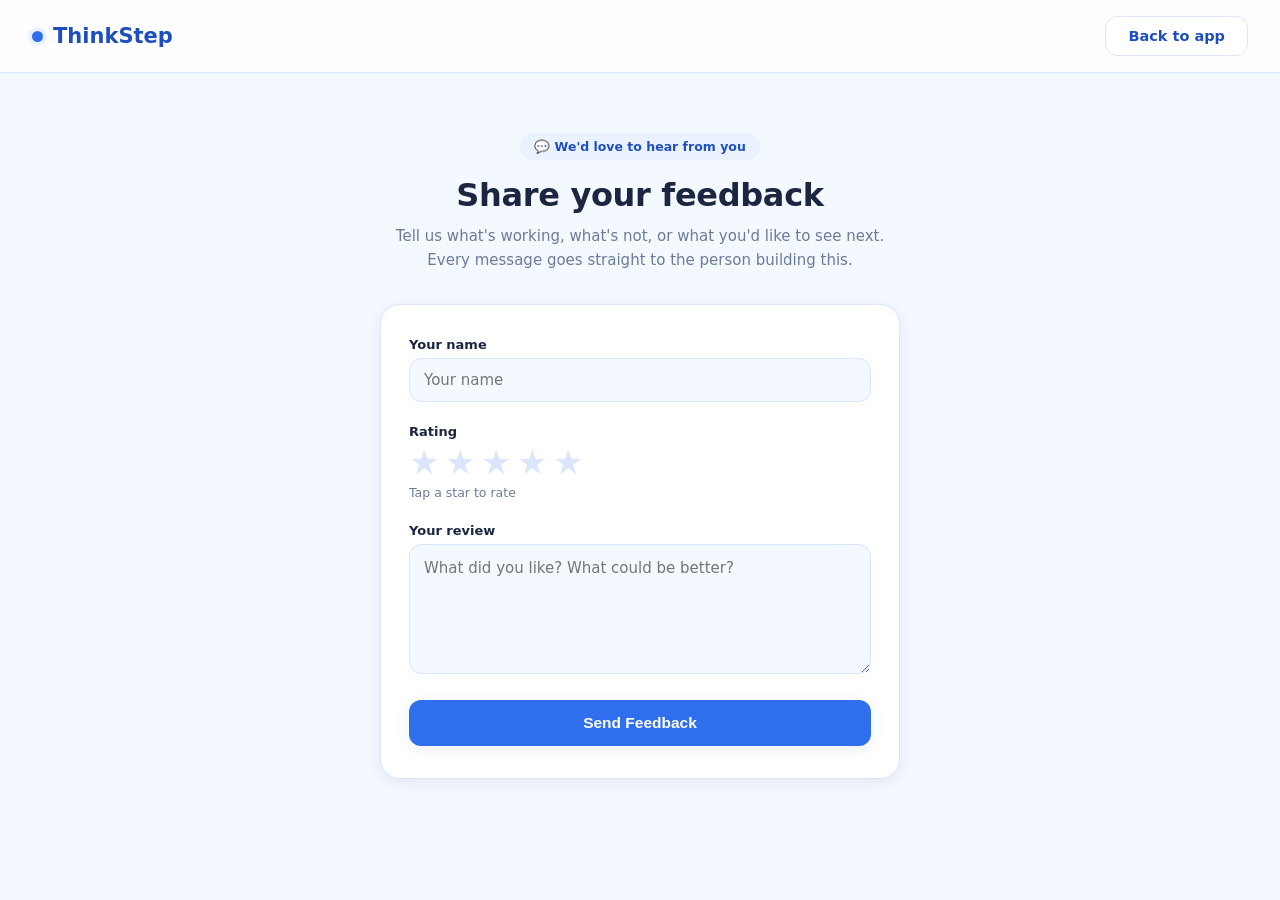
<file: feedback.html>
<!DOCTYPE html>
<html lang="en">
<head>
<meta charset="UTF-8">
<meta name="viewport" content="width=device-width, initial-scale=1.0, viewport-fit=cover">
<title>Feedback — ThinkStep</title>
<link rel="icon" type="image/svg+xml" href="/static/favicon.svg">
<link rel="icon" type="image/png" href="/static/favicon.png">
<style>
  :root {
    --bg: #f4f8ff;
    --card: #ffffff;
    --primary: #2f6fed;
    --primary-dark: #1e4fbf;
    --primary-light: #eaf1ff;
    --text: #1b2740;
    --muted: #6b7c99;
    --border: #dbe6fb;
    --shadow-sm: 0 1px 2px rgba(30, 60, 130, 0.06);
    --shadow-md: 0 4px 16px rgba(30, 60, 130, 0.08);
    --shadow-lg: 0 12px 32px rgba(30, 60, 130, 0.12);
    --ease: cubic-bezier(.4,0,.2,1);
  }
  * { box-sizing: border-box; }
  body {
    margin: 0;
    font-family: 'Segoe UI', system-ui, sans-serif;
    background: var(--bg);
    color: var(--text);
    -webkit-font-smoothing: antialiased;
    min-height: 100vh;
  }
  a { color: inherit; }

  nav {
    position: sticky;
    top: 0;
    z-index: 20;
    display: flex;
    align-items: center;
    justify-content: space-between;
    padding: 16px 32px;
    background: rgba(255,255,255,0.85);
    backdrop-filter: blur(8px);
    border-bottom: 1px solid var(--border);
  }
  .brand {
    display: flex;
    align-items: center;
    gap: 10px;
    font-weight: 800;
    font-size: 21px;
    color: var(--primary-dark);
    text-decoration: none;
  }
  .brand span.dot {
    width: 11px;
    height: 11px;
    border-radius: 50%;
    background: var(--primary);
    box-shadow: 0 0 0 4px var(--primary-light);
  }
  .btn {
    display: inline-flex;
    align-items: center;
    justify-content: center;
    gap: 8px;
    padding: 11px 22px;
    border-radius: 12px;
    font-weight: 700;
    font-size: 14.5px;
    text-decoration: none;
    cursor: pointer;
    border: none;
    transition: transform .12s var(--ease), box-shadow .15s var(--ease), background .15s var(--ease);
  }
  .btn-ghost {
    background: white;
    color: var(--primary-dark);
    border: 1px solid var(--border);
  }
  .btn-ghost:hover { background: var(--primary-light); }

  main {
    max-width: 560px;
    margin: 0 auto;
    padding: 60px 20px 80px;
  }
  .page-head {
    text-align: center;
    margin-bottom: 32px;
  }
  .page-head .eyebrow {
    display: inline-block;
    background: var(--primary-light);
    color: var(--primary-dark);
    font-size: 12.5px;
    font-weight: 700;
    padding: 6px 14px;
    border-radius: 999px;
    margin-bottom: 16px;
  }
  .page-head h1 {
    font-size: 32px;
    margin: 0 0 10px;
    letter-spacing: -0.01em;
  }
  .page-head p {
    color: var(--muted);
    font-size: 15px;
    line-height: 1.6;
    margin: 0;
  }

  .feedback-card {
    background: var(--card);
    border: 1px solid var(--border);
    border-radius: 20px;
    padding: 32px 28px;
    box-shadow: var(--shadow-md);
  }

  label {
    display: block;
    font-size: 13px;
    font-weight: 700;
    color: var(--text);
    margin-bottom: 6px;
  }
  .field { margin-bottom: 22px; }
  input[type="text"], textarea {
    width: 100%;
    padding: 12px 14px;
    border-radius: 12px;
    border: 1px solid var(--border);
    font-size: 15px;
    font-family: inherit;
    background: var(--bg);
    color: var(--text);
    transition: border-color .15s var(--ease), background .15s var(--ease), box-shadow .15s var(--ease);
  }
  input[type="text"]:focus, textarea:focus {
    outline: none;
    border-color: var(--primary);
    background: white;
    box-shadow: 0 0 0 3px var(--primary-light);
  }
  textarea {
    min-height: 130px;
    resize: vertical;
    line-height: 1.5;
  }

  .star-rating {
    display: flex;
    gap: 6px;
  }
  .star-rating button {
    background: none;
    border: none;
    padding: 0;
    font-size: 34px;
    line-height: 1;
    cursor: pointer;
    color: var(--border);
    transition: transform .1s var(--ease), color .1s var(--ease);
  }
  .star-rating button:hover { transform: scale(1.12); }
  .star-rating button.filled { color: #f5b83d; }
  .star-hint {
    margin-top: 6px;
    font-size: 12.5px;
    color: var(--muted);
    min-height: 16px;
  }

  .submit-btn {
    width: 100%;
    padding: 14px;
    border-radius: 12px;
    background: var(--primary);
    color: white;
    font-size: 15.5px;
    font-weight: 700;
    border: none;
    cursor: pointer;
    box-shadow: var(--shadow-md);
    transition: background .15s var(--ease), transform .1s var(--ease);
  }
  .submit-btn:hover { background: var(--primary-dark); }
  .submit-btn:active { transform: translateY(1px); }
  .submit-btn:disabled { background: #b9c8e6; cursor: not-allowed; }

  .status-msg {
    margin-top: 16px;
    padding: 12px 14px;
    border-radius: 10px;
    font-size: 13.5px;
    display: none;
    line-height: 1.5;
  }
  .status-msg.show { display: block; }
  .status-msg.success {
    background: #eafaf0;
    color: #1c7a44;
    border: 1px solid #bfead0;
  }
  .status-msg.error {
    background: #fff0ef;
    color: #a5321f;
    border: 1px solid #f3c6c1;
  }

  .success-state {
    text-align: center;
    padding: 20px 0;
  }
  .success-state .big-check {
    font-size: 48px;
    margin-bottom: 14px;
  }
  .success-state h2 {
    margin: 0 0 8px;
    font-size: 22px;
  }
  .success-state p {
    color: var(--muted);
    font-size: 14.5px;
    margin: 0 0 22px;
  }

  @media (max-width: 560px) {
    nav { padding: 14px 16px; }
    main { padding: 40px 16px 60px; }
    .feedback-card { padding: 24px 20px; }
    .star-rating button { font-size: 30px; }
  }
</style>
</head>
<body>

<nav>
  <a href="/" class="brand"><span class="dot"></span>ThinkStep</a>
  <a href="/app" class="btn btn-ghost">Back to app</a>
</nav>

<main>
  <div class="page-head">
    <div class="eyebrow">💬 We'd love to hear from you</div>
    <h1>Share your feedback</h1>
    <p>Tell us what's working, what's not, or what you'd like to see next. Every message goes straight to the person building this.</p>
  </div>

  <div class="feedback-card" id="feedbackCard">
    <form id="feedbackForm">
      <div class="field">
        <label for="fbName">Your name</label>
        <input id="fbName" type="text" placeholder="Your name" autocomplete="name" required />
      </div>

      <div class="field">
        <label>Rating</label>
        <div class="star-rating" id="starRating">
          <button type="button" data-val="1">★</button>
          <button type="button" data-val="2">★</button>
          <button type="button" data-val="3">★</button>
          <button type="button" data-val="4">★</button>
          <button type="button" data-val="5">★</button>
        </div>
        <div class="star-hint" id="starHint">Tap a star to rate</div>
      </div>

      <div class="field">
        <label for="fbReview">Your review</label>
        <textarea id="fbReview" placeholder="What did you like? What could be better?" required></textarea>
      </div>

      <button type="submit" class="submit-btn" id="fbSubmitBtn">Send Feedback</button>
      <div class="status-msg" id="fbStatus"></div>
    </form>
  </div>
</main>

<script>
  const starRating = document.getElementById('starRating');
  const starButtons = starRating.querySelectorAll('button');
  const starHint = document.getElementById('starHint');
  const HINT_TEXT = { 1: 'Not great', 2: 'Could be better', 3: 'Pretty good', 4: 'Great!', 5: 'Amazing!' };
  let selectedStars = 0;

  function paintStars(val) {
    starButtons.forEach(b => {
      b.classList.toggle('filled', parseInt(b.dataset.val, 10) <= val);
    });
  }

  starButtons.forEach(btn => {
    btn.addEventListener('click', () => {
      selectedStars = parseInt(btn.dataset.val, 10);
      paintStars(selectedStars);
      starHint.textContent = HINT_TEXT[selectedStars] || '';
    });
    btn.addEventListener('mouseenter', () => paintStars(parseInt(btn.dataset.val, 10)));
  });
  starRating.addEventListener('mouseleave', () => paintStars(selectedStars));

  const form = document.getElementById('feedbackForm');
  const fbName = document.getElementById('fbName');
  const fbReview = document.getElementById('fbReview');
  const fbSubmitBtn = document.getElementById('fbSubmitBtn');
  const fbStatus = document.getElementById('fbStatus');
  const feedbackCard = document.getElementById('feedbackCard');

  form.addEventListener('submit', async (e) => {
    e.preventDefault();
    fbStatus.classList.remove('show', 'success', 'error');

    if (!selectedStars) {
      fbStatus.textContent = 'Please pick a star rating before sending.';
      fbStatus.classList.add('show', 'error');
      return;
    }

    fbSubmitBtn.disabled = true;
    fbSubmitBtn.textContent = 'Sending…';

    try {
      const res = await fetch('/api/feedback', {
        method: 'POST',
        headers: { 'Content-Type': 'application/json' },
        body: JSON.stringify({
          name: fbName.value.trim(),
          stars: selectedStars,
          review: fbReview.value.trim(),
        }),
      });
      const result = await res.json();
      if (!res.ok) {
        fbStatus.textContent = result.error || 'Something went wrong sending your feedback — try again.';
        fbStatus.classList.add('show', 'error');
        return;
      }

      feedbackCard.innerHTML = `
        <div class="success-state">
          <div class="big-check">🎉</div>
          <h2>Thanks for the feedback!</h2>
          <p>Your review was sent. It really helps make ThinkStep better.</p>
          <a href="/app" class="btn" style="background:var(--primary); color:white; padding:12px 26px;">Back to ThinkStep</a>
        </div>
      `;
    } catch (err) {
      fbStatus.textContent = "Couldn't reach the server — is it running?";
      fbStatus.classList.add('show', 'error');
    } finally {
      fbSubmitBtn.disabled = false;
      fbSubmitBtn.textContent = 'Send Feedback';
    }
  });
</script>

</body>
</html>
</file>
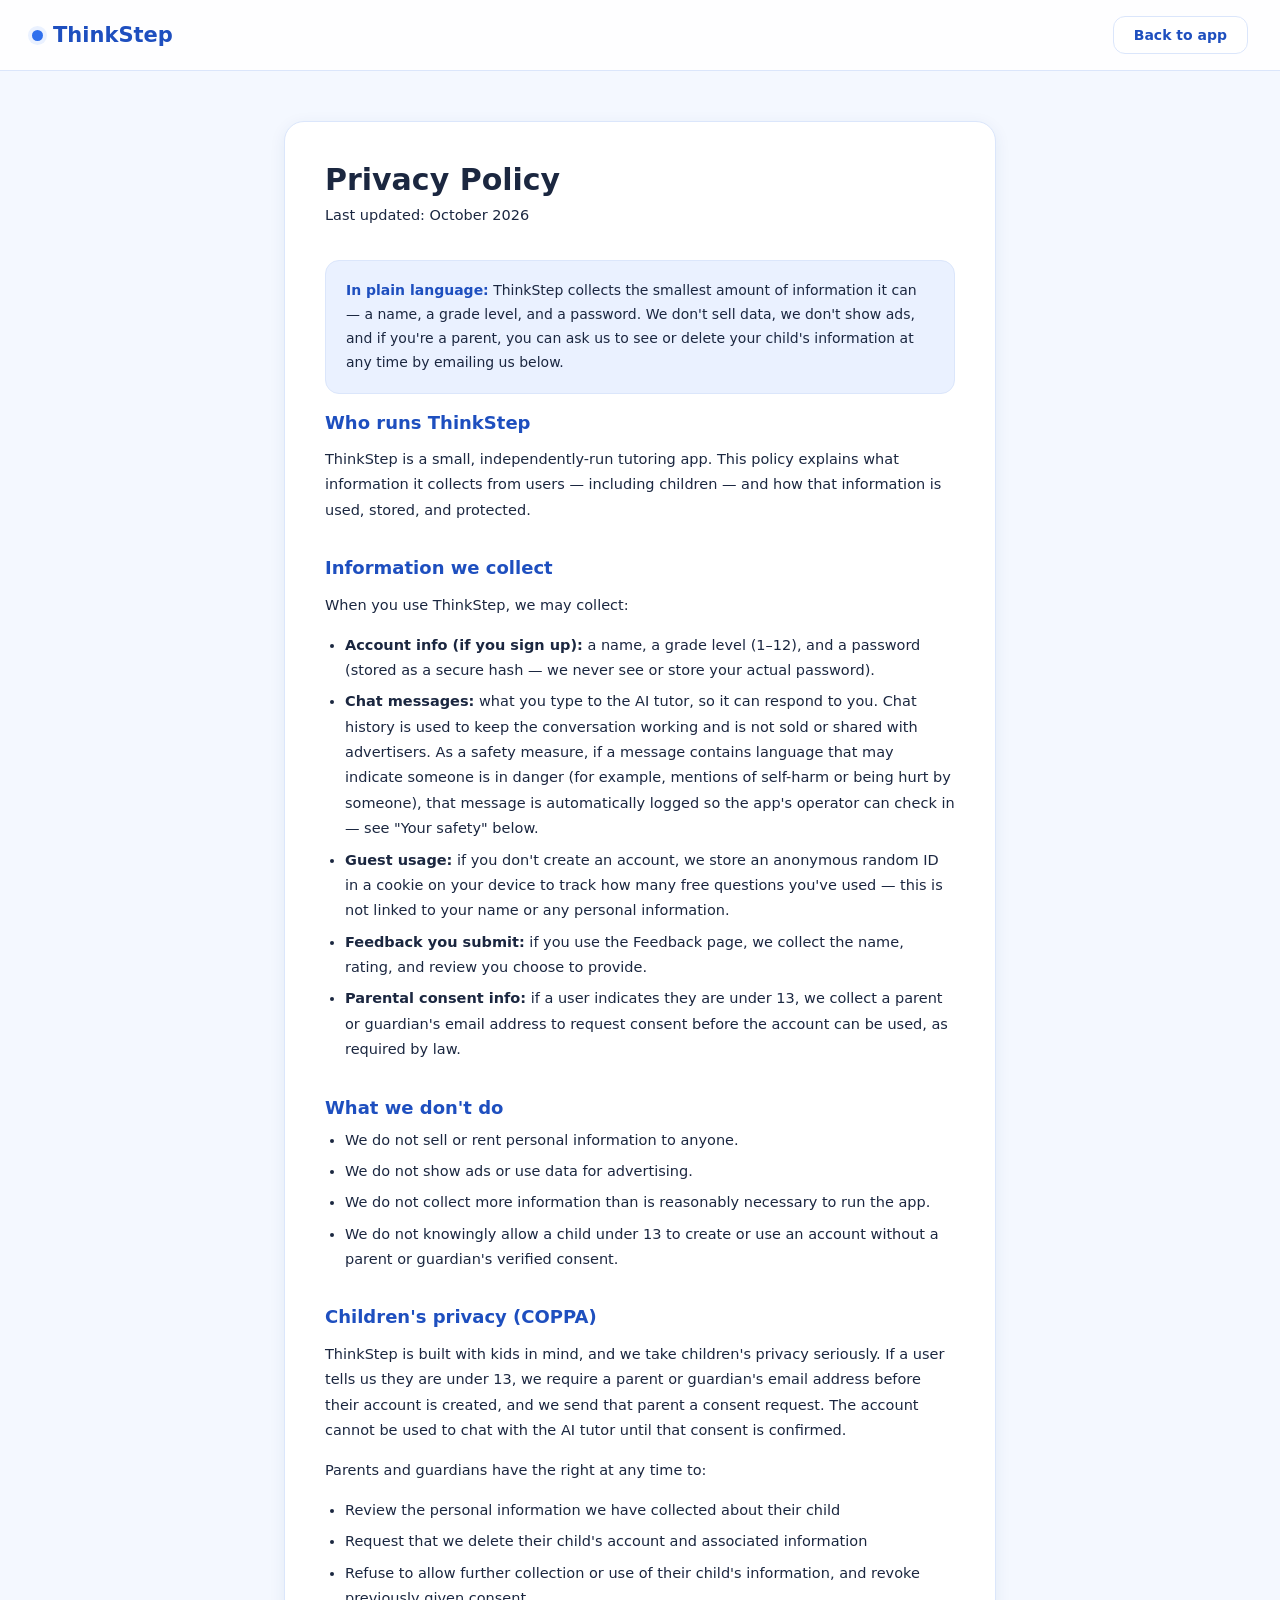
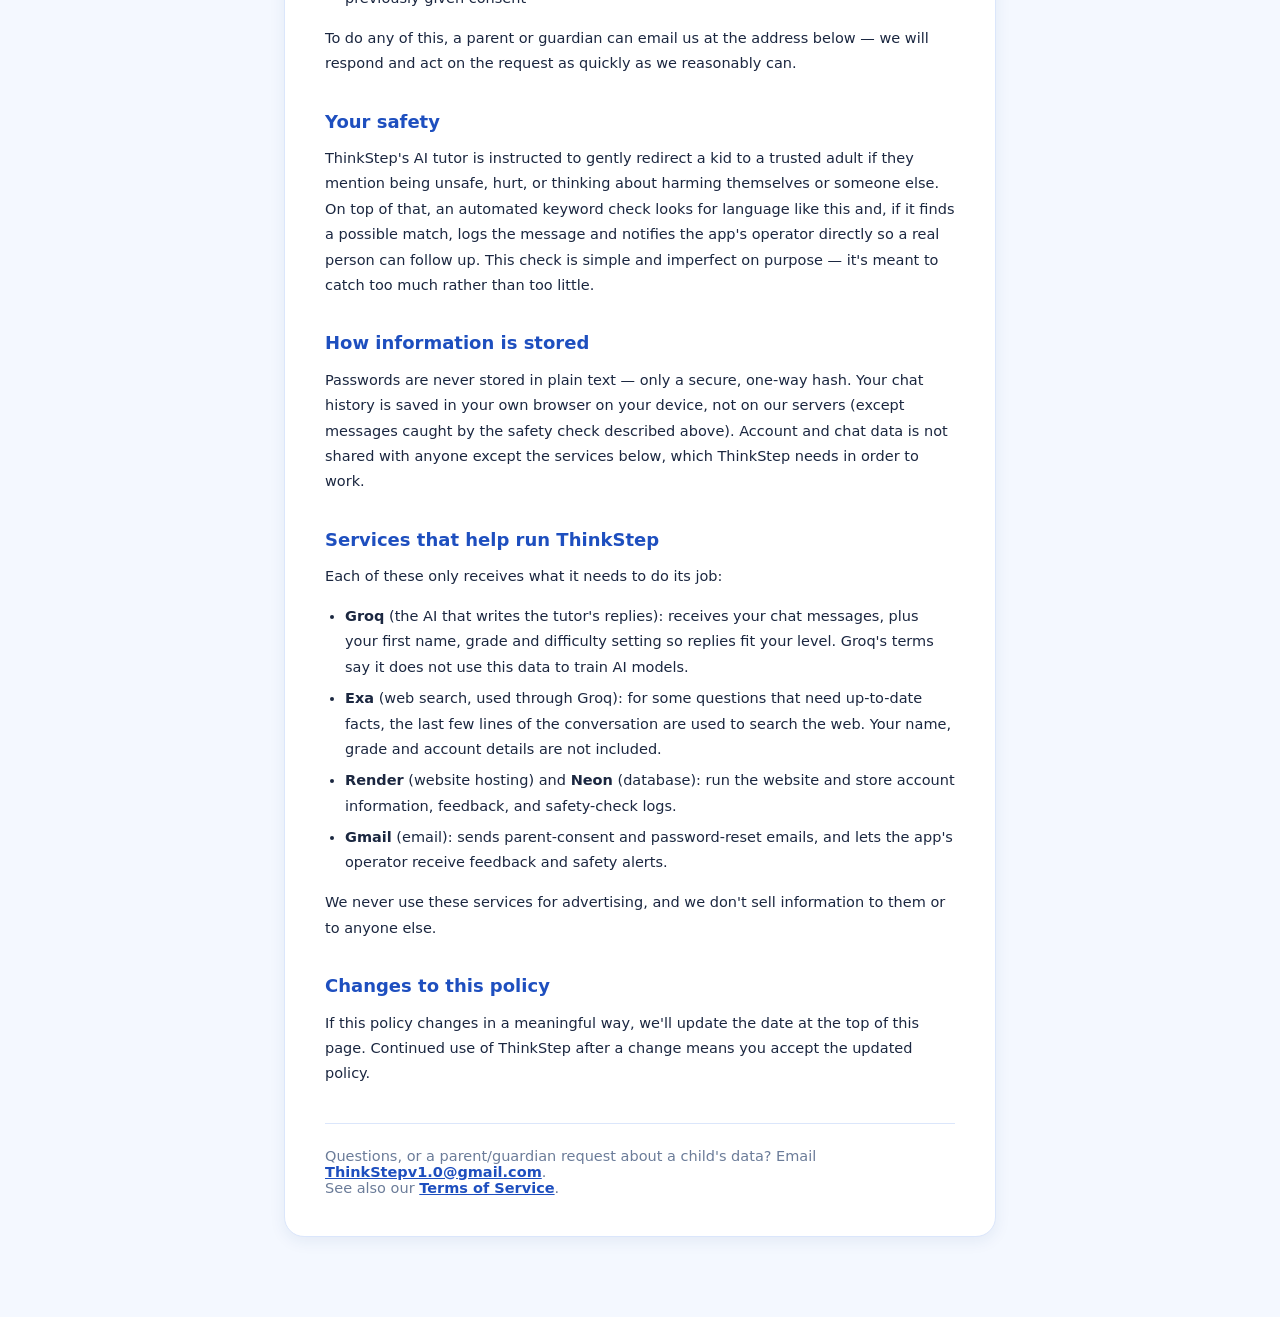
<file: privacy.html>
<!DOCTYPE html>
<html lang="en">
<head>
<meta charset="UTF-8">
<meta name="viewport" content="width=device-width, initial-scale=1.0, viewport-fit=cover">
<title>Privacy Policy — ThinkStep</title>
<link rel="icon" type="image/svg+xml" href="/static/favicon.svg">
<link rel="icon" type="image/png" href="/static/favicon.png">
<style>
  :root {
    --bg: #f4f8ff;
    --card: #ffffff;
    --primary: #2f6fed;
    --primary-dark: #1e4fbf;
    --primary-light: #eaf1ff;
    --text: #1b2740;
    --muted: #6b7c99;
    --border: #dbe6fb;
    --shadow-sm: 0 1px 2px rgba(30, 60, 130, 0.06);
    --shadow-md: 0 4px 16px rgba(30, 60, 130, 0.08);
    --ease: cubic-bezier(.4,0,.2,1);
  }
  * { box-sizing: border-box; }
  body {
    margin: 0;
    font-family: 'Segoe UI', system-ui, sans-serif;
    background: var(--bg);
    color: var(--text);
    -webkit-font-smoothing: antialiased;
  }
  a { color: var(--primary-dark); }

  nav {
    position: sticky;
    top: 0;
    z-index: 20;
    display: flex;
    align-items: center;
    justify-content: space-between;
    padding: 16px 32px;
    background: rgba(255,255,255,0.85);
    backdrop-filter: blur(8px);
    border-bottom: 1px solid var(--border);
  }
  .brand {
    display: flex;
    align-items: center;
    gap: 10px;
    font-weight: 800;
    font-size: 21px;
    color: var(--primary-dark);
    text-decoration: none;
  }
  .brand span.dot {
    width: 11px;
    height: 11px;
    border-radius: 50%;
    background: var(--primary);
    box-shadow: 0 0 0 4px var(--primary-light);
  }
  .btn-ghost {
    display: inline-flex;
    align-items: center;
    padding: 10px 20px;
    border-radius: 12px;
    font-weight: 700;
    font-size: 14px;
    text-decoration: none;
    background: white;
    color: var(--primary-dark);
    border: 1px solid var(--border);
    transition: background .15s var(--ease);
  }
  .btn-ghost:hover { background: var(--primary-light); }

  main {
    max-width: 760px;
    margin: 0 auto;
    padding: 50px 24px 80px;
  }
  .doc-card {
    background: var(--card);
    border: 1px solid var(--border);
    border-radius: 20px;
    padding: 40px 40px;
    box-shadow: var(--shadow-md);
  }
  .doc-card h1 {
    font-size: 30px;
    margin: 0 0 6px;
  }
  .updated {
    color: var(--muted);
    font-size: 13px;
    margin: 0 0 32px;
  }
  .doc-card h2 {
    font-size: 18px;
    color: var(--primary-dark);
    margin: 34px 0 10px;
  }
  .doc-card h2:first-of-type { margin-top: 0; }
  .doc-card p, .doc-card li {
    font-size: 14.5px;
    line-height: 1.75;
    color: var(--text);
  }
  .doc-card ul { padding-left: 20px; margin: 10px 0; }
  .doc-card li { margin-bottom: 6px; }
  .callout {
    background: var(--primary-light);
    border: 1px solid var(--border);
    border-radius: 14px;
    padding: 18px 20px;
    margin: 18px 0;
    font-size: 14px;
    line-height: 1.7;
  }
  .callout strong { color: var(--primary-dark); }
  .contact-box {
    margin-top: 36px;
    padding-top: 24px;
    border-top: 1px solid var(--border);
    font-size: 14.5px;
    color: var(--muted);
  }
  .contact-box a { font-weight: 700; }

  @media (max-width: 560px) {
    nav { padding: 14px 16px; }
    main { padding: 30px 14px 60px; }
    .doc-card { padding: 26px 22px; }
  }
</style>
</head>
<body>

<nav>
  <a href="/" class="brand"><span class="dot"></span>ThinkStep</a>
  <a href="/app" class="btn-ghost">Back to app</a>
</nav>

<main>
  <div class="doc-card">
    <h1>Privacy Policy</h1>
    <p class="updated">Last updated: October 2026</p>

    <div class="callout">
      <strong>In plain language:</strong> ThinkStep collects the smallest amount of
      information it can — a name, a grade level, and a password. We don't sell
      data, we don't show ads, and if you're a parent, you can ask us to see or
      delete your child's information at any time by emailing us below.
    </div>

    <h2>Who runs ThinkStep</h2>
    <p>
      ThinkStep is a small, independently-run tutoring app. This policy explains
      what information it collects from users — including children — and how that
      information is used, stored, and protected.
    </p>

    <h2>Information we collect</h2>
    <p>When you use ThinkStep, we may collect:</p>
    <ul>
      <li><strong>Account info (if you sign up):</strong> a name, a grade level (1–12), and a password (stored as a secure hash — we never see or store your actual password).</li>
      <li><strong>Chat messages:</strong> what you type to the AI tutor, so it can respond to you. Chat history is used to keep the conversation working and is not sold or shared with advertisers. As a safety measure, if a message contains language that may indicate someone is in danger (for example, mentions of self-harm or being hurt by someone), that message is automatically logged so the app's operator can check in — see "Your safety" below.</li>
      <li><strong>Guest usage:</strong> if you don't create an account, we store an anonymous random ID in a cookie on your device to track how many free questions you've used — this is not linked to your name or any personal information.</li>
      <li><strong>Feedback you submit:</strong> if you use the Feedback page, we collect the name, rating, and review you choose to provide.</li>
      <li><strong>Parental consent info:</strong> if a user indicates they are under 13, we collect a parent or guardian's email address to request consent before the account can be used, as required by law.</li>
    </ul>

    <h2>What we don't do</h2>
    <ul>
      <li>We do not sell or rent personal information to anyone.</li>
      <li>We do not show ads or use data for advertising.</li>
      <li>We do not collect more information than is reasonably necessary to run the app.</li>
      <li>We do not knowingly allow a child under 13 to create or use an account without a parent or guardian's verified consent.</li>
    </ul>

    <h2>Children's privacy (COPPA)</h2>
    <p>
      ThinkStep is built with kids in mind, and we take children's privacy seriously.
      If a user tells us they are under 13, we require a parent or guardian's email
      address before their account is created, and we send that parent a consent
      request. The account cannot be used to chat with the AI tutor until that
      consent is confirmed.
    </p>
    <p>
      Parents and guardians have the right at any time to:
    </p>
    <ul>
      <li>Review the personal information we have collected about their child</li>
      <li>Request that we delete their child's account and associated information</li>
      <li>Refuse to allow further collection or use of their child's information, and revoke previously given consent</li>
    </ul>
    <p>
      To do any of this, a parent or guardian can email us at the address below —
      we will respond and act on the request as quickly as we reasonably can.
    </p>

    <h2>Your safety</h2>
    <p>
      ThinkStep's AI tutor is instructed to gently redirect a kid to a trusted
      adult if they mention being unsafe, hurt, or thinking about harming
      themselves or someone else. On top of that, an automated keyword check
      looks for language like this and, if it finds a possible match, logs
      the message and notifies the app's operator directly so a real person
      can follow up. This check is simple and imperfect on purpose — it's
      meant to catch too much rather than too little.
    </p>

    <h2>How information is stored</h2>
    <p>
      Passwords are never stored in plain text — only a secure, one-way hash.
      Your chat history is saved in your own browser on your device, not on
      our servers (except messages caught by the safety check described above).
      Account and chat data is not shared with anyone except the services below,
      which ThinkStep needs in order to work.
    </p>

    <h2>Services that help run ThinkStep</h2>
    <p>Each of these only receives what it needs to do its job:</p>
    <ul>
      <li><strong>Groq</strong> (the AI that writes the tutor's replies): receives
        your chat messages, plus your first name, grade and difficulty setting so
        replies fit your level. Groq's terms say it does not use this data to
        train AI models.</li>
      <li><strong>Exa</strong> (web search, used through Groq): for some questions
        that need up-to-date facts, the last few lines of the conversation are
        used to search the web. Your name, grade and account details are not
        included.</li>
      <li><strong>Render</strong> (website hosting) and <strong>Neon</strong>
        (database): run the website and store account information, feedback,
        and safety-check logs.</li>
      <li><strong>Gmail</strong> (email): sends parent-consent and password-reset
        emails, and lets the app's operator receive feedback and safety alerts.</li>
    </ul>
    <p>We never use these services for advertising, and we don't sell
      information to them or to anyone else.</p>

    <h2>Changes to this policy</h2>
    <p>
      If this policy changes in a meaningful way, we'll update the date at the top
      of this page. Continued use of ThinkStep after a change means you accept the
      updated policy.
    </p>

    <div class="contact-box">
      Questions, or a parent/guardian request about a child's data?
      Email <a href="mailto:ThinkStepv1.0@gmail.com">ThinkStepv1.0@gmail.com</a>.
      <br>See also our <a href="/terms">Terms of Service</a>.
    </div>
  </div>
</main>

</body>
</html>
</file>
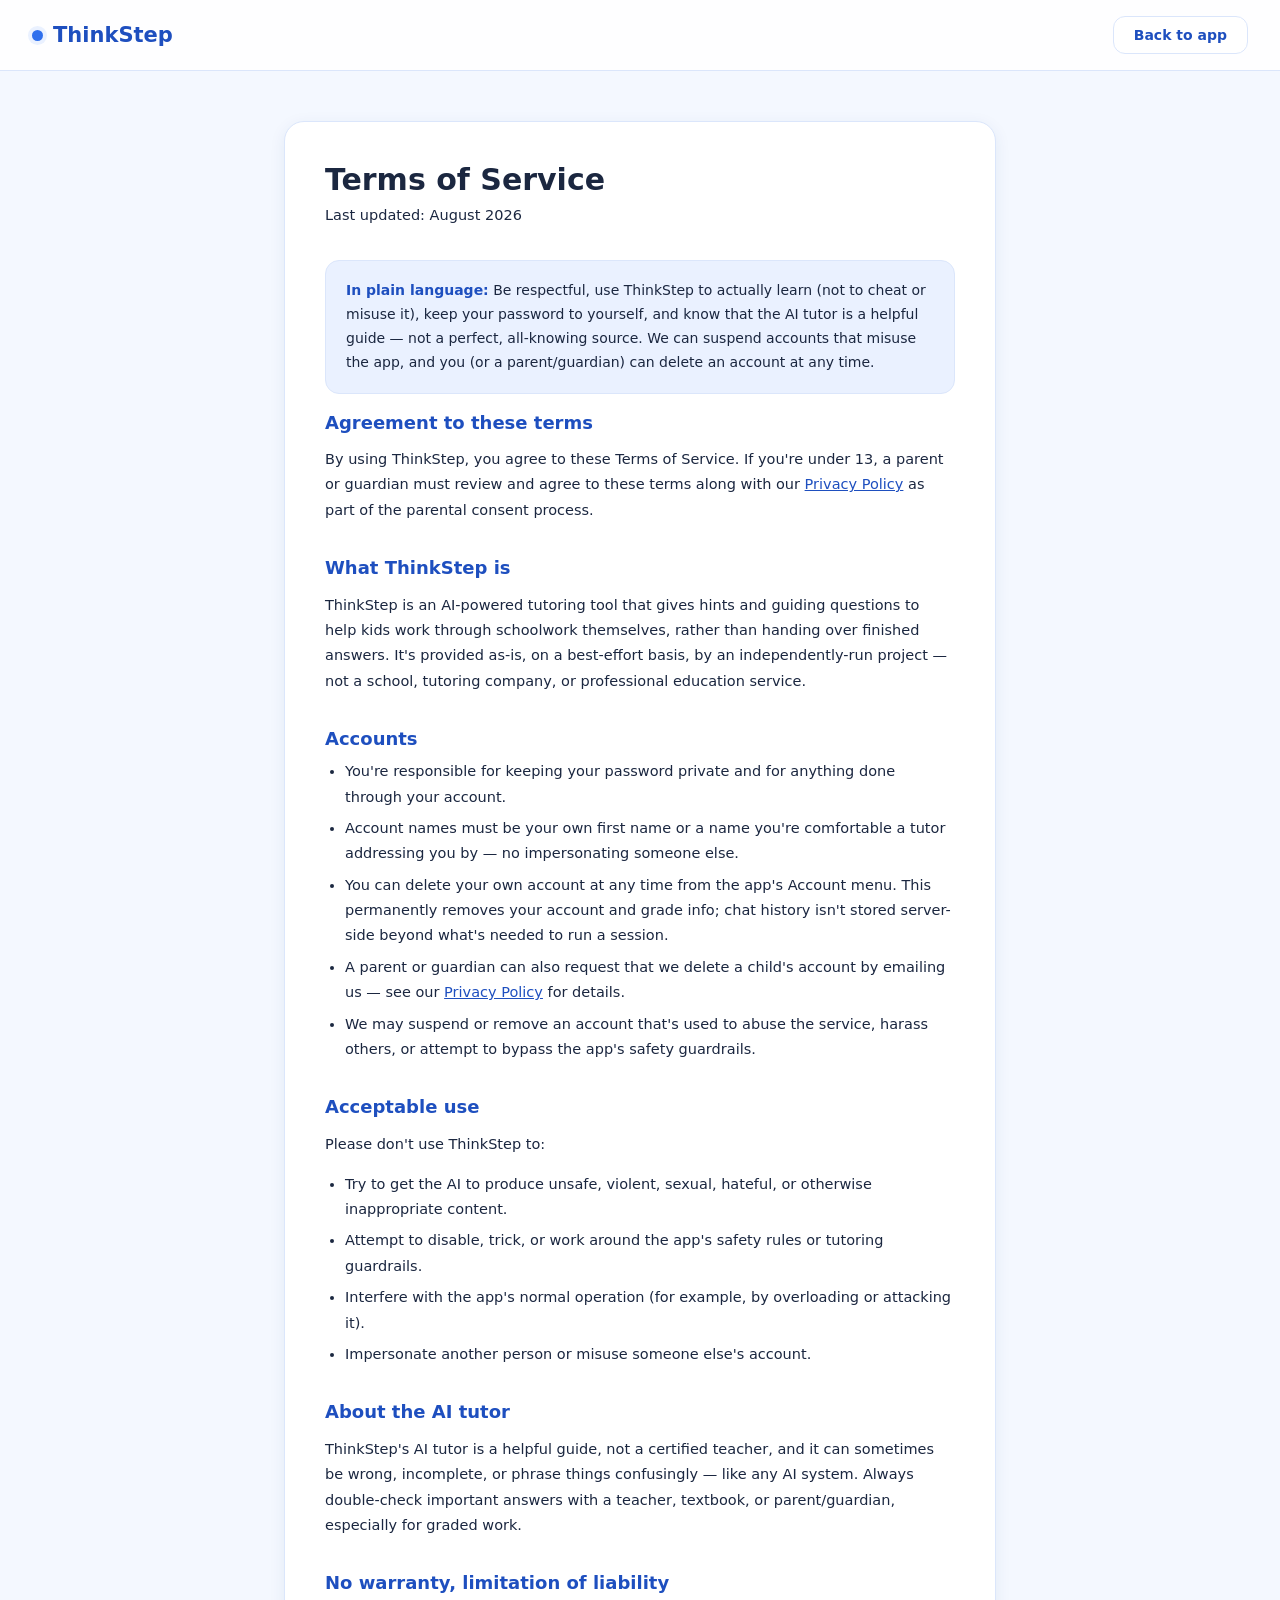
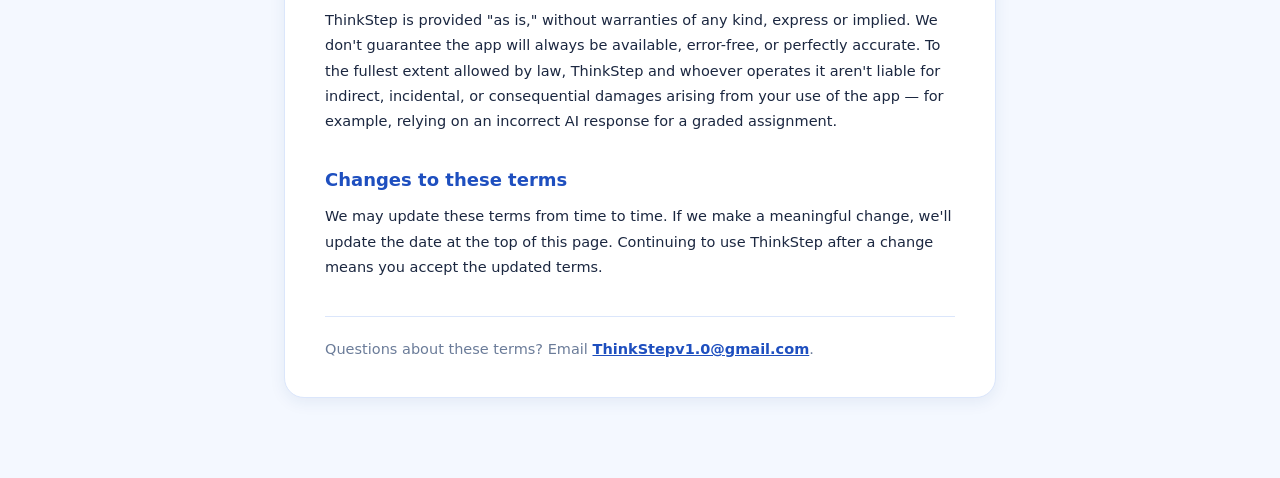
<file: terms.html>
<!DOCTYPE html>
<html lang="en">
<head>
<meta charset="UTF-8">
<meta name="viewport" content="width=device-width, initial-scale=1.0, viewport-fit=cover">
<title>Terms of Service — ThinkStep</title>
<link rel="icon" type="image/svg+xml" href="/static/favicon.svg">
<link rel="icon" type="image/png" href="/static/favicon.png">
<style>
  :root {
    --bg: #f4f8ff;
    --card: #ffffff;
    --primary: #2f6fed;
    --primary-dark: #1e4fbf;
    --primary-light: #eaf1ff;
    --text: #1b2740;
    --muted: #6b7c99;
    --border: #dbe6fb;
    --shadow-sm: 0 1px 2px rgba(30, 60, 130, 0.06);
    --shadow-md: 0 4px 16px rgba(30, 60, 130, 0.08);
    --ease: cubic-bezier(.4,0,.2,1);
  }
  * { box-sizing: border-box; }
  body {
    margin: 0;
    font-family: 'Segoe UI', system-ui, sans-serif;
    background: var(--bg);
    color: var(--text);
    -webkit-font-smoothing: antialiased;
  }
  a { color: var(--primary-dark); }

  nav {
    position: sticky;
    top: 0;
    z-index: 20;
    display: flex;
    align-items: center;
    justify-content: space-between;
    padding: 16px 32px;
    background: rgba(255,255,255,0.85);
    backdrop-filter: blur(8px);
    border-bottom: 1px solid var(--border);
  }
  .brand {
    display: flex;
    align-items: center;
    gap: 10px;
    font-weight: 800;
    font-size: 21px;
    color: var(--primary-dark);
    text-decoration: none;
  }
  .brand span.dot {
    width: 11px;
    height: 11px;
    border-radius: 50%;
    background: var(--primary);
    box-shadow: 0 0 0 4px var(--primary-light);
  }
  .btn-ghost {
    display: inline-flex;
    align-items: center;
    padding: 10px 20px;
    border-radius: 12px;
    font-weight: 700;
    font-size: 14px;
    text-decoration: none;
    background: white;
    color: var(--primary-dark);
    border: 1px solid var(--border);
    transition: background .15s var(--ease);
  }
  .btn-ghost:hover { background: var(--primary-light); }

  main {
    max-width: 760px;
    margin: 0 auto;
    padding: 50px 24px 80px;
  }
  .doc-card {
    background: var(--card);
    border: 1px solid var(--border);
    border-radius: 20px;
    padding: 40px 40px;
    box-shadow: var(--shadow-md);
  }
  .doc-card h1 {
    font-size: 30px;
    margin: 0 0 6px;
  }
  .updated {
    color: var(--muted);
    font-size: 13px;
    margin: 0 0 32px;
  }
  .doc-card h2 {
    font-size: 18px;
    color: var(--primary-dark);
    margin: 34px 0 10px;
  }
  .doc-card h2:first-of-type { margin-top: 0; }
  .doc-card p, .doc-card li {
    font-size: 14.5px;
    line-height: 1.75;
    color: var(--text);
  }
  .doc-card ul { padding-left: 20px; margin: 10px 0; }
  .doc-card li { margin-bottom: 6px; }
  .callout {
    background: var(--primary-light);
    border: 1px solid var(--border);
    border-radius: 14px;
    padding: 18px 20px;
    margin: 18px 0;
    font-size: 14px;
    line-height: 1.7;
  }
  .callout strong { color: var(--primary-dark); }
  .contact-box {
    margin-top: 36px;
    padding-top: 24px;
    border-top: 1px solid var(--border);
    font-size: 14.5px;
    color: var(--muted);
  }
  .contact-box a { font-weight: 700; }

  @media (max-width: 560px) {
    nav { padding: 14px 16px; }
    main { padding: 30px 14px 60px; }
    .doc-card { padding: 26px 22px; }
  }
</style>
</head>
<body>

<nav>
  <a href="/" class="brand"><span class="dot"></span>ThinkStep</a>
  <a href="/app" class="btn-ghost">Back to app</a>
</nav>

<main>
  <div class="doc-card">
    <h1>Terms of Service</h1>
    <p class="updated">Last updated: August 2026</p>

    <div class="callout">
      <strong>In plain language:</strong> Be respectful, use ThinkStep to actually
      learn (not to cheat or misuse it), keep your password to yourself, and know
      that the AI tutor is a helpful guide — not a perfect, all-knowing source. We
      can suspend accounts that misuse the app, and you (or a parent/guardian) can
      delete an account at any time.
    </div>

    <h2>Agreement to these terms</h2>
    <p>
      By using ThinkStep, you agree to these Terms of Service. If you're under 13,
      a parent or guardian must review and agree to these terms along with our
      <a href="/privacy">Privacy Policy</a> as part of the parental consent process.
    </p>

    <h2>What ThinkStep is</h2>
    <p>
      ThinkStep is an AI-powered tutoring tool that gives hints and guiding
      questions to help kids work through schoolwork themselves, rather than
      handing over finished answers. It's provided as-is, on a best-effort basis,
      by an independently-run project — not a school, tutoring company, or
      professional education service.
    </p>

    <h2>Accounts</h2>
    <ul>
      <li>You're responsible for keeping your password private and for anything done through your account.</li>
      <li>Account names must be your own first name or a name you're comfortable a tutor addressing you by — no impersonating someone else.</li>
      <li>You can delete your own account at any time from the app's Account menu. This permanently removes your account and grade info; chat history isn't stored server-side beyond what's needed to run a session.</li>
      <li>A parent or guardian can also request that we delete a child's account by emailing us — see our <a href="/privacy">Privacy Policy</a> for details.</li>
      <li>We may suspend or remove an account that's used to abuse the service, harass others, or attempt to bypass the app's safety guardrails.</li>
    </ul>

    <h2>Acceptable use</h2>
    <p>Please don't use ThinkStep to:</p>
    <ul>
      <li>Try to get the AI to produce unsafe, violent, sexual, hateful, or otherwise inappropriate content.</li>
      <li>Attempt to disable, trick, or work around the app's safety rules or tutoring guardrails.</li>
      <li>Interfere with the app's normal operation (for example, by overloading or attacking it).</li>
      <li>Impersonate another person or misuse someone else's account.</li>
    </ul>

    <h2>About the AI tutor</h2>
    <p>
      ThinkStep's AI tutor is a helpful guide, not a certified teacher, and it can
      sometimes be wrong, incomplete, or phrase things confusingly — like any AI
      system. Always double-check important answers with a teacher, textbook, or
      parent/guardian, especially for graded work.
    </p>

    <h2>No warranty, limitation of liability</h2>
    <p>
      ThinkStep is provided "as is," without warranties of any kind, express or
      implied. We don't guarantee the app will always be available, error-free, or
      perfectly accurate. To the fullest extent allowed by law, ThinkStep and
      whoever operates it aren't liable for indirect, incidental, or consequential
      damages arising from your use of the app — for example, relying on an
      incorrect AI response for a graded assignment.
    </p>

    <h2>Changes to these terms</h2>
    <p>
      We may update these terms from time to time. If we make a meaningful change,
      we'll update the date at the top of this page. Continuing to use ThinkStep
      after a change means you accept the updated terms.
    </p>

    <div class="contact-box">
      Questions about these terms? Email
      <a href="mailto:ThinkStepv1.0@gmail.com">ThinkStepv1.0@gmail.com</a>.
    </div>
  </div>
</main>

</body>
</html>
</file>
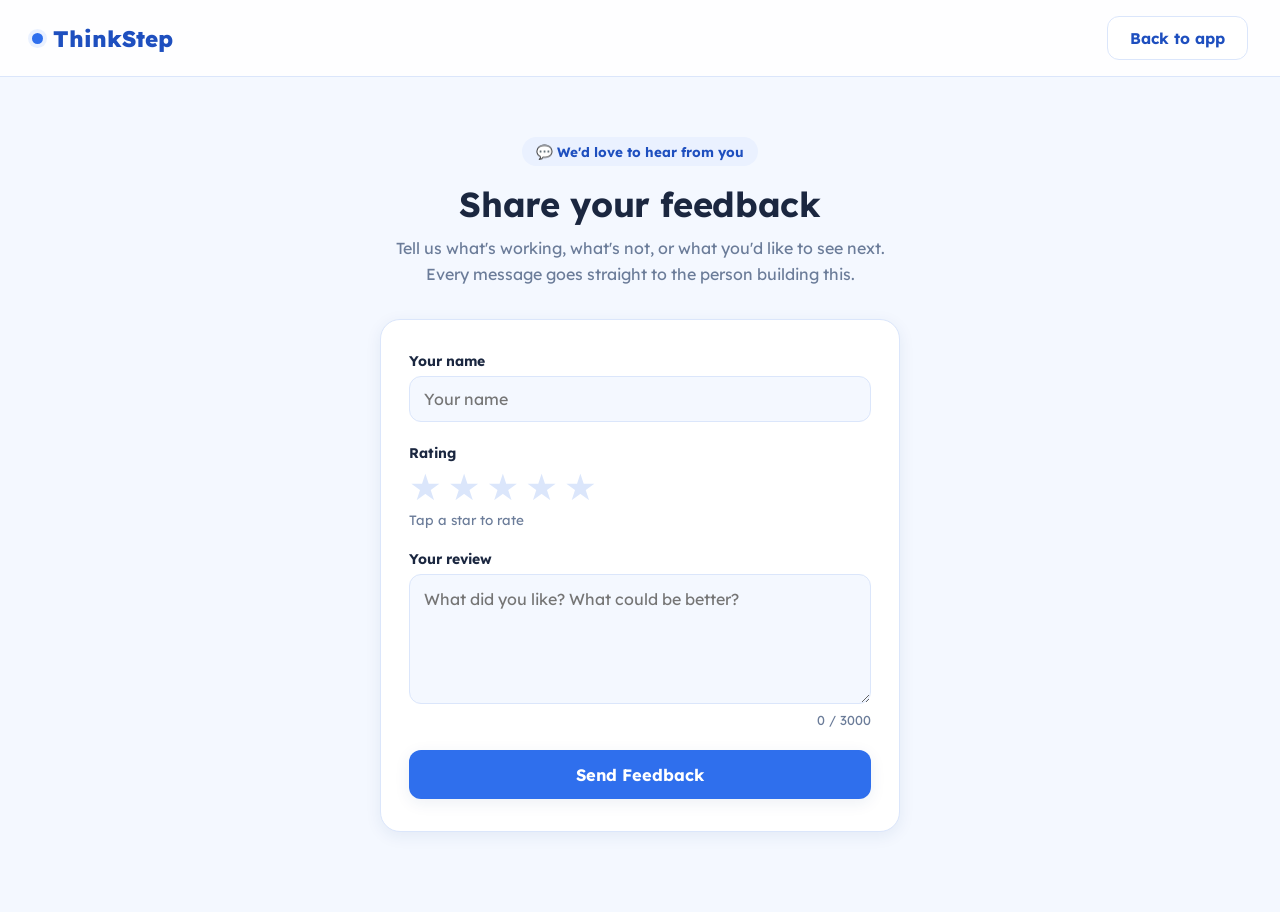
<file: static/feedback.html>
<!DOCTYPE html>
<html lang="en">
<head>
<meta charset="UTF-8">
<meta name="viewport" content="width=device-width, initial-scale=1.0, viewport-fit=cover">
<title>Feedback — ThinkStep</title>
<link rel="icon" type="image/svg+xml" href="/static/favicon.svg">
<link rel="icon" type="image/png" href="/static/favicon.png">
<link rel="preload" href="/static/fonts/lexend-latin-wght-normal.woff2" as="font" type="font/woff2" crossorigin>
<link rel="stylesheet" href="/static/fonts/lexend.css">
<style>
  button, input, textarea, select { font-family: inherit; } /* lexend */
  :root {
    --bg: #f4f8ff;
    --card: #ffffff;
    --primary: #2f6fed;
    --primary-dark: #1e4fbf;
    --primary-light: #eaf1ff;
    --text: #1b2740;
    --muted: #6b7c99;
    --border: #dbe6fb;
    --shadow-sm: 0 1px 2px rgba(30, 60, 130, 0.06);
    --shadow-md: 0 4px 16px rgba(30, 60, 130, 0.08);
    --shadow-lg: 0 12px 32px rgba(30, 60, 130, 0.12);
    --ease: cubic-bezier(.4,0,.2,1);
  }
  * { box-sizing: border-box; }
  body {
    margin: 0;
    font-family: 'Lexend Variable', 'Segoe UI', system-ui, sans-serif;
    background: var(--bg);
    color: var(--text);
    -webkit-font-smoothing: antialiased;
    min-height: 100vh;
  }
  a { color: inherit; }

  nav {
    position: sticky;
    top: 0;
    z-index: 20;
    display: flex;
    align-items: center;
    justify-content: space-between;
    padding: 16px 32px;
    background: rgba(255,255,255,0.85);
    backdrop-filter: blur(8px);
    border-bottom: 1px solid var(--border);
  }
  .brand {
    display: flex;
    align-items: center;
    gap: 10px;
    font-weight: 800;
    font-size: 22.5px;
    color: var(--primary-dark);
    text-decoration: none;
  }
  .brand span.dot {
    width: 11px;
    height: 11px;
    border-radius: 50%;
    background: var(--primary);
    box-shadow: 0 0 0 4px var(--primary-light);
  }
  .btn {
    display: inline-flex;
    align-items: center;
    justify-content: center;
    gap: 8px;
    padding: 11px 22px;
    border-radius: 12px;
    font-weight: 700;
    font-size: 15.5px;
    text-decoration: none;
    cursor: pointer;
    border: none;
    transition: transform .12s var(--ease), box-shadow .15s var(--ease), background .15s var(--ease);
  }
  .btn-ghost {
    background: white;
    color: var(--primary-dark);
    border: 1px solid var(--border);
  }
  .btn-ghost:hover { background: var(--primary-light); }

  main {
    max-width: 560px;
    margin: 0 auto;
    padding: 60px 20px 80px;
  }
  .page-head {
    text-align: center;
    margin-bottom: 32px;
  }
  .page-head .eyebrow {
    display: inline-block;
    background: var(--primary-light);
    color: var(--primary-dark);
    font-size: 13.5px;
    font-weight: 700;
    padding: 6px 14px;
    border-radius: 999px;
    margin-bottom: 16px;
  }
  .page-head h1 {
    font-size: 34.5px;
    margin: 0 0 10px;
    letter-spacing: -0.01em;
  }
  .page-head p {
    color: var(--muted);
    font-size: 16px;
    line-height: 1.6;
    margin: 0;
  }

  .feedback-card {
    background: var(--card);
    border: 1px solid var(--border);
    border-radius: 20px;
    padding: 32px 28px;
    box-shadow: var(--shadow-md);
  }

  label {
    display: block;
    font-size: 14px;
    font-weight: 700;
    color: var(--text);
    margin-bottom: 6px;
  }
  .field { margin-bottom: 22px; }
  input[type="text"], textarea {
    width: 100%;
    padding: 12px 14px;
    border-radius: 12px;
    border: 1px solid var(--border);
    font-size: 16px;
    font-family: inherit;
    background: var(--bg);
    color: var(--text);
    transition: border-color .15s var(--ease), background .15s var(--ease), box-shadow .15s var(--ease);
  }
  input[type="text"]:focus, textarea:focus {
    outline: none;
    border-color: var(--primary);
    background: white;
    box-shadow: 0 0 0 3px var(--primary-light);
  }
  textarea {
    min-height: 130px;
    resize: vertical;
    line-height: 1.5;
  }

  .star-rating {
    display: flex;
    gap: 6px;
  }
  .star-rating button {
    background: none;
    border: none;
    padding: 0;
    font-size: 36.5px;
    line-height: 1;
    cursor: pointer;
    color: var(--border);
    transition: transform .1s var(--ease), color .1s var(--ease);
  }
  .star-rating button:hover { transform: scale(1.12); }
  .star-rating button.filled { color: #f5b83d; }
  .star-hint {
    margin-top: 6px;
    font-size: 13.5px;
    color: var(--muted);
    min-height: 16px;
  }

  .submit-btn {
    width: 100%;
    padding: 14px;
    border-radius: 12px;
    background: var(--primary);
    color: white;
    font-size: 16.5px;
    font-weight: 700;
    border: none;
    cursor: pointer;
    box-shadow: var(--shadow-md);
    transition: background .15s var(--ease), transform .1s var(--ease);
  }
  .submit-btn:hover { background: var(--primary-dark); }
  .submit-btn:active { transform: translateY(1px); }
  .submit-btn:disabled { background: #b9c8e6; cursor: not-allowed; }

  .status-msg {
    margin-top: 16px;
    padding: 12px 14px;
    border-radius: 10px;
    font-size: 14.5px;
    display: none;
    line-height: 1.5;
  }
  .status-msg.show { display: block; }
  .status-msg.success {
    background: #eafaf0;
    color: #1c7a44;
    border: 1px solid #bfead0;
  }
  .status-msg.error {
    background: #fff0ef;
    color: #a5321f;
    border: 1px solid #f3c6c1;
  }

  .success-state {
    text-align: center;
    padding: 20px 0;
  }
  .success-state .big-check {
    font-size: 52px;
    margin-bottom: 14px;
  }
  .success-state h2 {
    margin: 0 0 8px;
    font-size: 24px;
  }
  .success-state p {
    color: var(--muted);
    font-size: 15.5px;
    margin: 0 0 22px;
  }

  @media (max-width: 560px) {
    nav { padding: 14px 16px; }
    main { padding: 40px 16px 60px; }
    .feedback-card { padding: 24px 20px; }
    .star-rating button { font-size: 32.5px; }
  }
</style>
</head>
<body>

<nav>
  <a href="/" class="brand"><span class="dot"></span>ThinkStep</a>
  <a href="/app" class="btn btn-ghost">Back to app</a>
</nav>

<main>
  <div class="page-head">
    <div class="eyebrow">💬 We'd love to hear from you</div>
    <h1>Share your feedback</h1>
    <p>Tell us what's working, what's not, or what you'd like to see next. Every message goes straight to the person building this.</p>
  </div>

  <div class="feedback-card" id="feedbackCard">
    <form id="feedbackForm">
      <div class="field">
        <label for="fbName">Your name</label>
        <input id="fbName" type="text" placeholder="Your name" autocomplete="name" maxlength="100" required />
      </div>

      <div class="field">
        <label>Rating</label>
        <div class="star-rating" id="starRating">
          <button type="button" data-val="1">★</button>
          <button type="button" data-val="2">★</button>
          <button type="button" data-val="3">★</button>
          <button type="button" data-val="4">★</button>
          <button type="button" data-val="5">★</button>
        </div>
        <div class="star-hint" id="starHint">Tap a star to rate</div>
      </div>

      <div class="field">
        <label for="fbReview">Your review</label>
        <textarea id="fbReview" placeholder="What did you like? What could be better?" maxlength="3000" required></textarea>
        <div id="fbCount" style="text-align:right; font-size:13px; color:var(--muted); margin-top:4px;">0 / 3000</div>
      </div>

      <button type="submit" class="submit-btn" id="fbSubmitBtn">Send Feedback</button>
      <div class="status-msg" id="fbStatus"></div>
    </form>
  </div>
</main>

<script>
  const starRating = document.getElementById('starRating');
  const starButtons = starRating.querySelectorAll('button');
  const starHint = document.getElementById('starHint');
  const HINT_TEXT = { 1: 'Not great', 2: 'Could be better', 3: 'Pretty good', 4: 'Great!', 5: 'Amazing!' };
  let selectedStars = 0;

  function paintStars(val) {
    starButtons.forEach(b => {
      b.classList.toggle('filled', parseInt(b.dataset.val, 10) <= val);
    });
  }

  starButtons.forEach(btn => {
    btn.addEventListener('click', () => {
      selectedStars = parseInt(btn.dataset.val, 10);
      paintStars(selectedStars);
      starHint.textContent = HINT_TEXT[selectedStars] || '';
    });
    btn.addEventListener('mouseenter', () => paintStars(parseInt(btn.dataset.val, 10)));
  });
  starRating.addEventListener('mouseleave', () => paintStars(selectedStars));

  const form = document.getElementById('feedbackForm');
  const fbName = document.getElementById('fbName');
  const fbReview = document.getElementById('fbReview');
  const fbSubmitBtn = document.getElementById('fbSubmitBtn');
  const fbStatus = document.getElementById('fbStatus');
  const feedbackCard = document.getElementById('feedbackCard');
  const fbCount = document.getElementById('fbCount');
  fbReview.addEventListener('input', () => { fbCount.textContent = `${fbReview.value.length} / 3000`; });

  form.addEventListener('submit', async (e) => {
    e.preventDefault();
    fbStatus.classList.remove('show', 'success', 'error');

    if (!selectedStars) {
      fbStatus.textContent = 'Please pick a star rating before sending.';
      fbStatus.classList.add('show', 'error');
      return;
    }

    fbSubmitBtn.disabled = true;
    fbSubmitBtn.textContent = 'Sending…';

    try {
      const res = await fetch('/api/feedback', {
        method: 'POST',
        headers: { 'Content-Type': 'application/json' },
        body: JSON.stringify({
          name: fbName.value.trim(),
          stars: selectedStars,
          review: fbReview.value.trim(),
        }),
      });
      const result = await res.json();
      if (!res.ok) {
        fbStatus.textContent = result.error || 'Something went wrong sending your feedback — try again.';
        fbStatus.classList.add('show', 'error');
        return;
      }

      feedbackCard.innerHTML = `
        <div class="success-state">
          <div class="big-check">🎉</div>
          <h2>Thanks for the feedback!</h2>
          <p>Your review was sent. It really helps make ThinkStep better.</p>
          <a href="/app" class="btn" style="background:var(--primary); color:white; padding:12px 26px;">Back to ThinkStep</a>
        </div>
      `;
    } catch (err) {
      fbStatus.textContent = "Couldn't reach the server — is it running?";
      fbStatus.classList.add('show', 'error');
    } finally {
      fbSubmitBtn.disabled = false;
      fbSubmitBtn.textContent = 'Send Feedback';
    }
  });
</script>

</body>
</html>
</file>
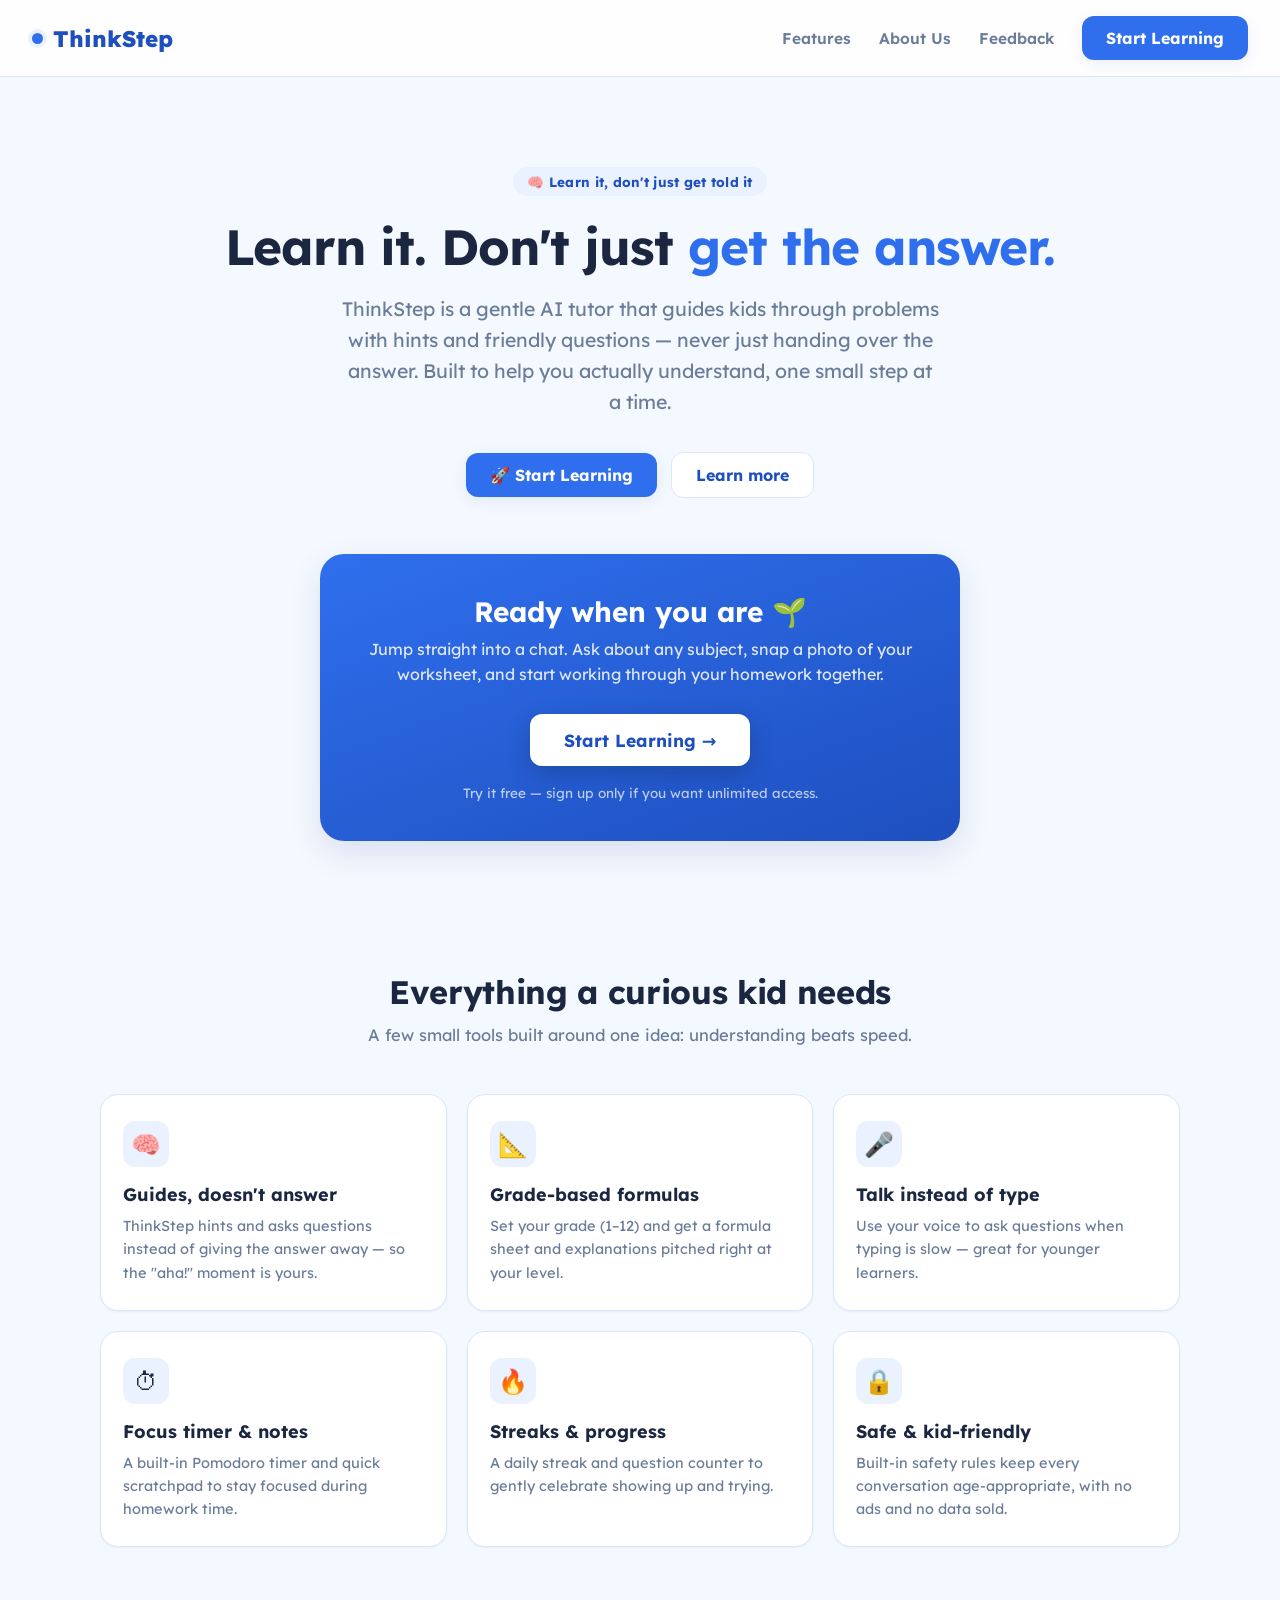
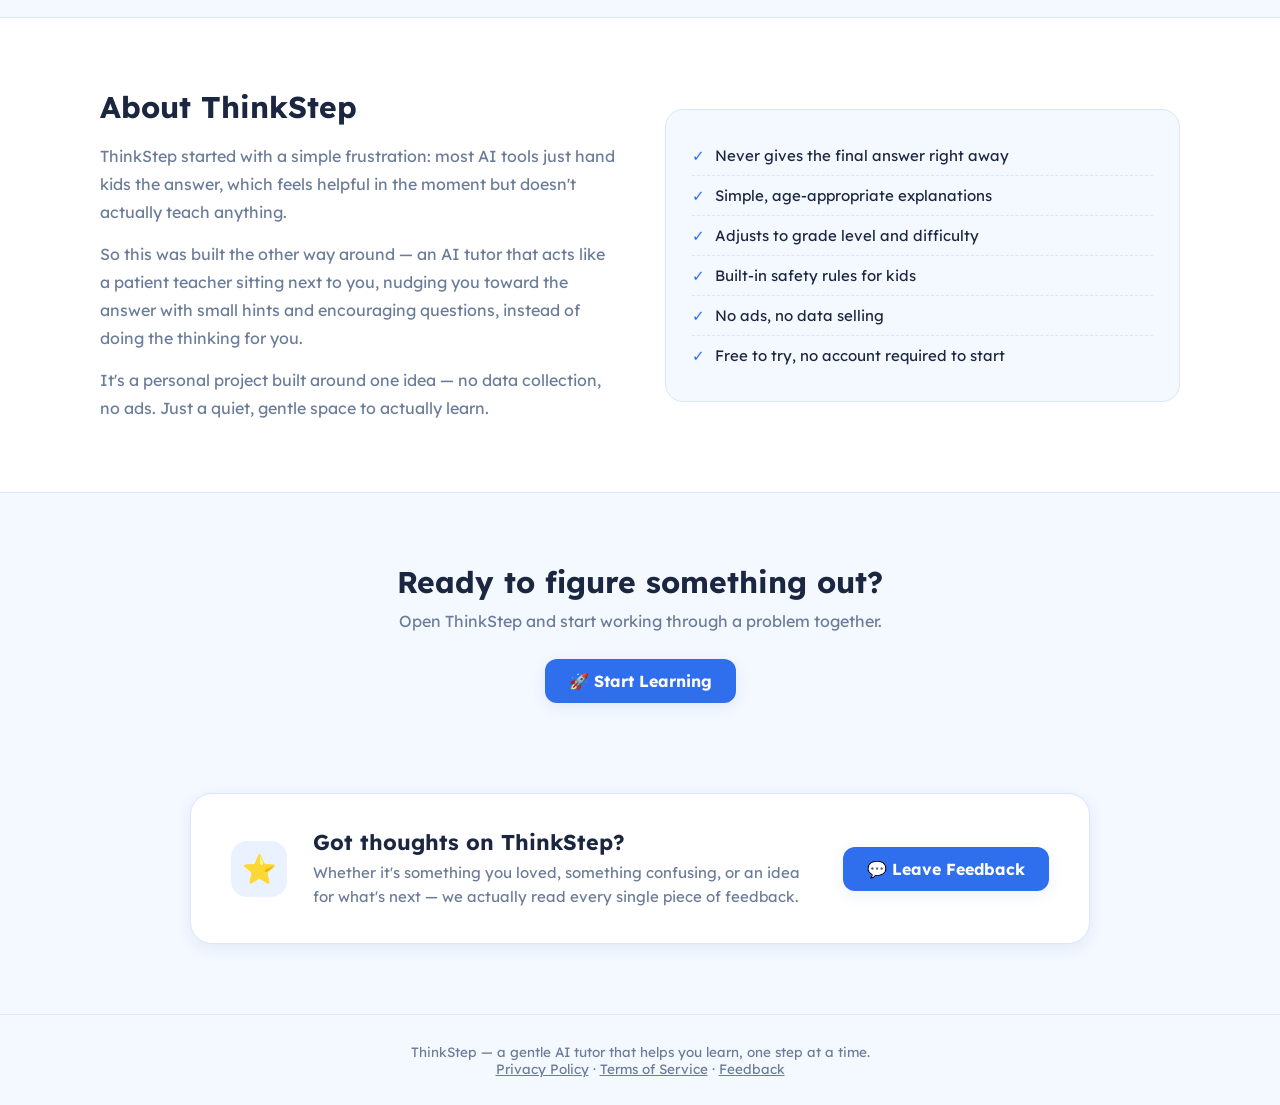
<file: static/home.html>
<!DOCTYPE html>
<html lang="en">
<head>
<meta charset="UTF-8">
<meta name="viewport" content="width=device-width, initial-scale=1.0, viewport-fit=cover">
<!-- Proves to Google Search Console that this site is ours. Safe to be
     public (it's on every verified site), but don't delete it — removing
     it un-verifies the site. -->
<meta name="google-site-verification" content="8lFMS5BWAdGNmQzrO0FuhShOilTAwzkJ_gmz0HO_C30" />
<!-- Search: the title and description are what show up in Google's
     results. They lead with "ThinkStep" (the brand) plus the words people
     actually type ("free AI homework tutor for kids"). If the site ever
     moves to a new address, update the canonical, og:url and JSON-LD urls
     below to match. -->
<title>ThinkStep — Free AI Homework Tutor for Kids | Hints, Not Answers</title>
<meta name="description" content="ThinkStep is a free AI homework tutor for kids. It guides students with hints and questions at their grade level instead of giving answers. No ads.">
<link rel="canonical" href="https://thinkstepofficial.github.io/thinkstep-tutor/">
<link rel="icon" type="image/svg+xml" href="/static/favicon.svg">
<link rel="icon" type="image/png" href="/static/favicon.png">
<link rel="apple-touch-icon" href="/static/apple-touch-icon.png">
<meta property="og:type" content="website">
<meta property="og:site_name" content="ThinkStep">
<meta property="og:url" content="https://thinkstepofficial.github.io/thinkstep-tutor/">
<meta property="og:title" content="ThinkStep — Free AI Homework Tutor for Kids">
<meta property="og:description" content="A free AI tutor for kids that guides with hints and questions instead of giving answers away. No ads, no data selling.">
<!-- link previews (Discord, iMessage, YouTube comments...) need the FULL
     address of the image, not just /static/... -->
<meta property="og:image" content="https://thinkstep-github-io-1.onrender.com/static/og-image.png">
<meta name="twitter:card" content="summary_large_image">
<meta name="twitter:title" content="ThinkStep — Free AI Homework Tutor for Kids">
<meta name="twitter:description" content="A free AI tutor for kids that guides with hints and questions instead of giving answers away.">
<meta name="twitter:image" content="https://thinkstep-github-io-1.onrender.com/static/og-image.png">
<!-- Structured data: tells Google in a machine-readable way that this is
     an app called "ThinkStep" — helps it show the right name and not
     confuse it with other similarly-named companies. -->
<script type="application/ld+json">
{
  "@context": "https://schema.org",
  "@graph": [
    {
      "@type": "WebSite",
      "name": "ThinkStep",
      "alternateName": ["Think Step", "ThinkStep AI Tutor"],
      "url": "https://thinkstepofficial.github.io/thinkstep-tutor/"
    },
    {
      "@type": "WebApplication",
      "name": "ThinkStep",
      "url": "https://thinkstepofficial.github.io/thinkstep-tutor/",
      "applicationCategory": "EducationalApplication",
      "operatingSystem": "Any (web browser)",
      "description": "A free AI homework tutor for kids that guides students with hints and questions instead of giving answers away.",
      "audience": {"@type": "EducationalAudience", "educationalRole": "student"},
      "offers": {"@type": "Offer", "price": "0", "priceCurrency": "USD"}
    }
  ]
}
</script>
<link rel="preload" href="/static/fonts/lexend-latin-wght-normal.woff2" as="font" type="font/woff2" crossorigin>
<link rel="stylesheet" href="/static/fonts/lexend.css">
<style>
  button, input, textarea, select { font-family: inherit; } /* lexend */
  :root {
    --bg: #f4f8ff;
    --card: #ffffff;
    --primary: #2f6fed;
    --primary-dark: #1e4fbf;
    --primary-light: #eaf1ff;
    --accent: #7fb2ff;
    --text: #1b2740;
    --muted: #6b7c99;
    --border: #dbe6fb;
    --shadow-sm: 0 1px 2px rgba(30, 60, 130, 0.06);
    --shadow-md: 0 4px 16px rgba(30, 60, 130, 0.08);
    --shadow-lg: 0 12px 32px rgba(30, 60, 130, 0.12);
    --ease: cubic-bezier(.4,0,.2,1);
  }
  * { box-sizing: border-box; }
  html { scroll-behavior: smooth; }
  body {
    margin: 0;
    font-family: 'Lexend Variable', 'Segoe UI', system-ui, sans-serif;
    background: var(--bg);
    color: var(--text);
    -webkit-font-smoothing: antialiased;
  }
  a { color: inherit; }

  /* NAV */
  nav {
    position: sticky;
    top: 0;
    z-index: 20;
    display: flex;
    align-items: center;
    justify-content: space-between;
    padding: 16px 32px;
    background: rgba(255,255,255,0.85);
    backdrop-filter: blur(8px);
    border-bottom: 1px solid var(--border);
  }
  .brand {
    display: flex;
    align-items: center;
    gap: 10px;
    font-weight: 800;
    font-size: 22.5px;
    color: var(--primary-dark);
    text-decoration: none;
  }
  .brand span.dot {
    width: 11px;
    height: 11px;
    border-radius: 50%;
    background: var(--primary);
    box-shadow: 0 0 0 4px var(--primary-light);
  }
  .nav-links {
    display: flex;
    align-items: center;
    gap: 28px;
  }
  .nav-links a.nav-link {
    text-decoration: none;
    color: var(--muted);
    font-weight: 600;
    font-size: 15.5px;
    transition: color .15s var(--ease);
  }
  .nav-links a.nav-link:hover { color: var(--primary-dark); }
  .btn {
    display: inline-flex;
    align-items: center;
    justify-content: center;
    gap: 8px;
    padding: 12px 24px;
    border-radius: 12px;
    font-weight: 700;
    font-size: 16px;
    text-decoration: none;
    cursor: pointer;
    border: none;
    transition: transform .12s var(--ease), box-shadow .15s var(--ease), background .15s var(--ease);
  }
  .btn-primary {
    background: var(--primary);
    color: white;
    box-shadow: var(--shadow-md);
  }
  .btn-primary:hover { background: var(--primary-dark); transform: translateY(-2px); box-shadow: var(--shadow-lg); }
  .btn-ghost {
    background: white;
    color: var(--primary-dark);
    border: 1px solid var(--border);
  }
  .btn-ghost:hover { background: var(--primary-light); }

  /* HERO */
  .hero {
    max-width: 900px;
    margin: 0 auto;
    padding: 90px 24px 60px;
    text-align: center;
  }
  .hero .eyebrow {
    display: inline-block;
    background: var(--primary-light);
    color: var(--primary-dark);
    font-size: 13.5px;
    font-weight: 700;
    padding: 6px 14px;
    border-radius: 999px;
    margin-bottom: 22px;
    letter-spacing: .02em;
  }
  .hero h1 {
    font-size: 49.5px;
    line-height: 1.15;
    margin: 0 0 18px;
    color: var(--text);
    letter-spacing: -0.02em;
  }
  .hero h1 .accent { color: var(--primary); }
  .hero p.sub {
    font-size: 19.5px;
    color: var(--muted);
    max-width: 600px;
    margin: 0 auto 34px;
    line-height: 1.6;
  }
  .hero-ctas {
    display: flex;
    align-items: center;
    justify-content: center;
    gap: 14px;
    flex-wrap: wrap;
  }

  /* START LEARNING BOX */
  .start-box {
    max-width: 640px;
    margin: 56px auto 0;
    background: linear-gradient(160deg, var(--primary), var(--primary-dark));
    border-radius: 24px;
    padding: 40px 36px;
    color: white;
    box-shadow: var(--shadow-lg);
    text-align: center;
  }
  .start-box h2 {
    margin: 0 0 8px;
    font-size: 28px;
  }
  .start-box p {
    margin: 0 0 26px;
    color: rgba(255,255,255,0.85);
    font-size: 16px;
    line-height: 1.6;
  }
  .start-box .btn-primary {
    background: white;
    color: var(--primary-dark);
    padding: 15px 34px;
    font-size: 17.5px;
    box-shadow: 0 8px 24px rgba(0,0,0,0.18);
  }
  .start-box .btn-primary:hover { background: #f0f6ff; transform: translateY(-2px) scale(1.02); }
  .start-box .fine-print {
    margin-top: 18px;
    font-size: 13.5px;
    color: rgba(255,255,255,0.7);
  }

  /* SECTIONS */
  section { padding: 70px 24px; }
  .section-inner { max-width: 1080px; margin: 0 auto; }
  .section-title {
    text-align: center;
    font-size: 32.5px;
    margin: 0 0 10px;
    color: var(--text);
    letter-spacing: -0.01em;
  }
  .section-sub {
    text-align: center;
    color: var(--muted);
    font-size: 16.5px;
    max-width: 560px;
    margin: 0 auto 46px;
    line-height: 1.6;
  }

  /* FEATURES GRID */
  .features-grid {
    display: grid;
    grid-template-columns: repeat(3, 1fr);
    gap: 20px;
  }
  .feature-card {
    background: var(--card);
    border: 1px solid var(--border);
    border-radius: 18px;
    padding: 26px 22px;
    box-shadow: var(--shadow-sm);
    transition: box-shadow .2s var(--ease), transform .2s var(--ease);
  }
  .feature-card:hover { box-shadow: var(--shadow-md); transform: translateY(-3px); }
  .feature-card .icon {
    width: 46px;
    height: 46px;
    border-radius: 12px;
    background: var(--primary-light);
    display: flex;
    align-items: center;
    justify-content: center;
    font-size: 24px;
    margin-bottom: 16px;
  }
  .feature-card h3 {
    margin: 0 0 8px;
    font-size: 18px;
    color: var(--text);
  }
  .feature-card p {
    margin: 0;
    font-size: 14.5px;
    color: var(--muted);
    line-height: 1.6;
  }

  /* ABOUT */
  .about {
    background: var(--card);
    border-top: 1px solid var(--border);
    border-bottom: 1px solid var(--border);
  }
  .about-grid {
    display: grid;
    grid-template-columns: 1fr 1fr;
    gap: 50px;
    align-items: center;
  }
  .about-text h2 { font-size: 30px; margin: 0 0 16px; }
  .about-text p { color: var(--muted); font-size: 16px; line-height: 1.75; margin: 0 0 14px; }
  .about-text p:last-child { margin-bottom: 0; }
  .about-card {
    background: var(--bg);
    border: 1px solid var(--border);
    border-radius: 18px;
    padding: 26px;
  }
  .about-card ul {
    list-style: none;
    margin: 0;
    padding: 0;
  }
  .about-card li {
    display: flex;
    align-items: flex-start;
    gap: 10px;
    padding: 10px 0;
    border-bottom: 1px dashed var(--border);
    font-size: 15px;
    color: var(--text);
  }
  .about-card li:last-child { border-bottom: none; }
  .about-card li .check {
    color: var(--primary);
    font-weight: 800;
    flex-shrink: 0;
  }

  /* FOOTER CTA */
  .footer-cta {
    text-align: center;
    padding: 70px 24px 90px;
  }
  .footer-cta h2 { font-size: 30px; margin: 0 0 10px; }
  .footer-cta p { color: var(--muted); margin: 0 0 28px; }

  /* FEEDBACK CTA */
  .feedback-cta-section { padding: 0 24px 70px; }
  .feedback-cta-box {
    max-width: 900px;
    margin: 0 auto;
    background: var(--card);
    border: 1px solid var(--border);
    border-radius: 22px;
    padding: 34px 40px;
    display: flex;
    align-items: center;
    gap: 26px;
    box-shadow: var(--shadow-md);
  }
  .feedback-cta-icon {
    width: 56px;
    height: 56px;
    flex-shrink: 0;
    border-radius: 16px;
    background: var(--primary-light);
    display: flex;
    align-items: center;
    justify-content: center;
    font-size: 28px;
  }
  .feedback-cta-text { flex: 1; }
  .feedback-cta-text h2 { margin: 0 0 6px; font-size: 21.5px; }
  .feedback-cta-text p { margin: 0; color: var(--muted); font-size: 15px; line-height: 1.6; }
  .feedback-cta-box .btn-primary { flex-shrink: 0; white-space: nowrap; }

  @media (max-width: 700px) {
    .feedback-cta-box { flex-direction: column; text-align: center; padding: 28px 24px; }
  }

  footer {
    text-align: center;
    padding: 28px 24px;
    color: var(--muted);
    font-size: 13.5px;
    border-top: 1px solid var(--border);
  }

  @media (max-width: 860px) {
    .features-grid { grid-template-columns: 1fr 1fr; }
    .about-grid { grid-template-columns: 1fr; }
    .hero h1 { font-size: 36.5px; }
  }
  @media (max-width: 560px) {
    nav { padding: 14px 16px; }
    .nav-links { gap: 14px; }
    .nav-links a.nav-link { display: none; }
    .hero { padding: 56px 18px 40px; }
    .hero h1 { font-size: 30px; }
    .hero p.sub { font-size: 16.5px; }
    .features-grid { grid-template-columns: 1fr; }
    section { padding: 46px 18px; }
    .start-box { padding: 30px 22px; margin-top: 40px; }
  }
</style>
</head>
<body>

<nav>
  <a href="/" class="brand"><span class="dot"></span>ThinkStep</a>
  <div class="nav-links">
    <a href="#features" class="nav-link">Features</a>
    <a href="#about" class="nav-link">About Us</a>
    <a href="/feedback" class="nav-link">Feedback</a>
    <a href="/app" class="btn btn-primary">Start Learning</a>
  </div>
</nav>

<section class="hero">
  <div class="eyebrow">🧠 Learn it, don't just get told it</div>
  <h1>Learn it. Don't just <span class="accent">get the answer.</span></h1>
  <p class="sub">
    ThinkStep is a gentle AI tutor that guides kids through problems with hints and
    friendly questions — never just handing over the answer. Built to help you actually
    understand, one small step at a time.
  </p>
  <div class="hero-ctas">
    <a href="/app" class="btn btn-primary">🚀 Start Learning</a>
    <a href="#about" class="btn btn-ghost">Learn more</a>
  </div>

  <div class="start-box">
    <h2>Ready when you are 🌱</h2>
    <p>Jump straight into a chat. Ask about any subject, snap a photo of your worksheet,
       and start working through your homework together.</p>
    <a href="/app" class="btn btn-primary">Start Learning →</a>
    <div class="fine-print">Try it free — sign up only if you want unlimited access.</div>
  </div>
</section>

<section id="features">
  <div class="section-inner">
    <h2 class="section-title">Everything a curious kid needs</h2>
    <p class="section-sub">A few small tools built around one idea: understanding beats speed.</p>
    <div class="features-grid">
      <div class="feature-card">
        <div class="icon">🧠</div>
        <h3>Guides, doesn't answer</h3>
        <p>ThinkStep hints and asks questions instead of giving the answer away — so the "aha!" moment is yours.</p>
      </div>
      <div class="feature-card">
        <div class="icon">📐</div>
        <h3>Grade-based formulas</h3>
        <p>Set your grade (1–12) and get a formula sheet and explanations pitched right at your level.</p>
      </div>
      <div class="feature-card">
        <div class="icon">🎤</div>
        <h3>Talk instead of type</h3>
        <p>Use your voice to ask questions when typing is slow — great for younger learners.</p>
      </div>
      <div class="feature-card">
        <div class="icon">⏱</div>
        <h3>Focus timer & notes</h3>
        <p>A built-in Pomodoro timer and quick scratchpad to stay focused during homework time.</p>
      </div>
      <div class="feature-card">
        <div class="icon">🔥</div>
        <h3>Streaks & progress</h3>
        <p>A daily streak and question counter to gently celebrate showing up and trying.</p>
      </div>
      <div class="feature-card">
        <div class="icon">🔒</div>
        <h3>Safe & kid-friendly</h3>
        <p>Built-in safety rules keep every conversation age-appropriate, with no ads and no data sold.</p>
      </div>
    </div>
  </div>
</section>

<section class="about" id="about">
  <div class="section-inner about-grid">
    <div class="about-text">
      <h2>About ThinkStep</h2>
      <p>
        ThinkStep started with a simple frustration: most AI tools just hand kids the
        answer, which feels helpful in the moment but doesn't actually teach anything.
      </p>
      <p>
        So this was built the other way around — an AI tutor that acts like a patient
        teacher sitting next to you, nudging you toward the answer with small hints
        and encouraging questions, instead of doing the thinking for you.
      </p>
      <p>
        It's a personal project built around one idea — no data collection,
        no ads. Just a quiet, gentle space to actually learn.
      </p>
    </div>
    <div class="about-card">
      <ul>
        <li><span class="check">✓</span> Never gives the final answer right away</li>
        <li><span class="check">✓</span> Simple, age-appropriate explanations</li>
        <li><span class="check">✓</span> Adjusts to grade level and difficulty</li>
        <li><span class="check">✓</span> Built-in safety rules for kids</li>
        <li><span class="check">✓</span> No ads, no data selling</li>
        <li><span class="check">✓</span> Free to try, no account required to start</li>
      </ul>
    </div>
  </div>
</section>

<section class="footer-cta">
  <h2>Ready to figure something out?</h2>
  <p>Open ThinkStep and start working through a problem together.</p>
  <a href="/app" class="btn btn-primary">🚀 Start Learning</a>
</section>

<section class="feedback-cta-section">
  <div class="section-inner">
    <div class="feedback-cta-box">
      <div class="feedback-cta-icon">⭐</div>
      <div class="feedback-cta-text">
        <h2>Got thoughts on ThinkStep?</h2>
        <p>Whether it's something you loved, something confusing, or an idea for what's next — we actually read every single piece of feedback.</p>
      </div>
      <a href="/feedback" class="btn btn-primary">💬 Leave Feedback</a>
    </div>
  </div>
</section>

<footer>
  ThinkStep — a gentle AI tutor that helps you learn, one step at a time.
  <br><a href="/privacy" style="color:inherit; text-decoration:underline;">Privacy Policy</a>
  &middot; <a href="/terms" style="color:inherit; text-decoration:underline;">Terms of Service</a>
  &middot; <a href="/feedback" style="color:inherit; text-decoration:underline;">Feedback</a>
</footer>

</body>
</html>
</file>
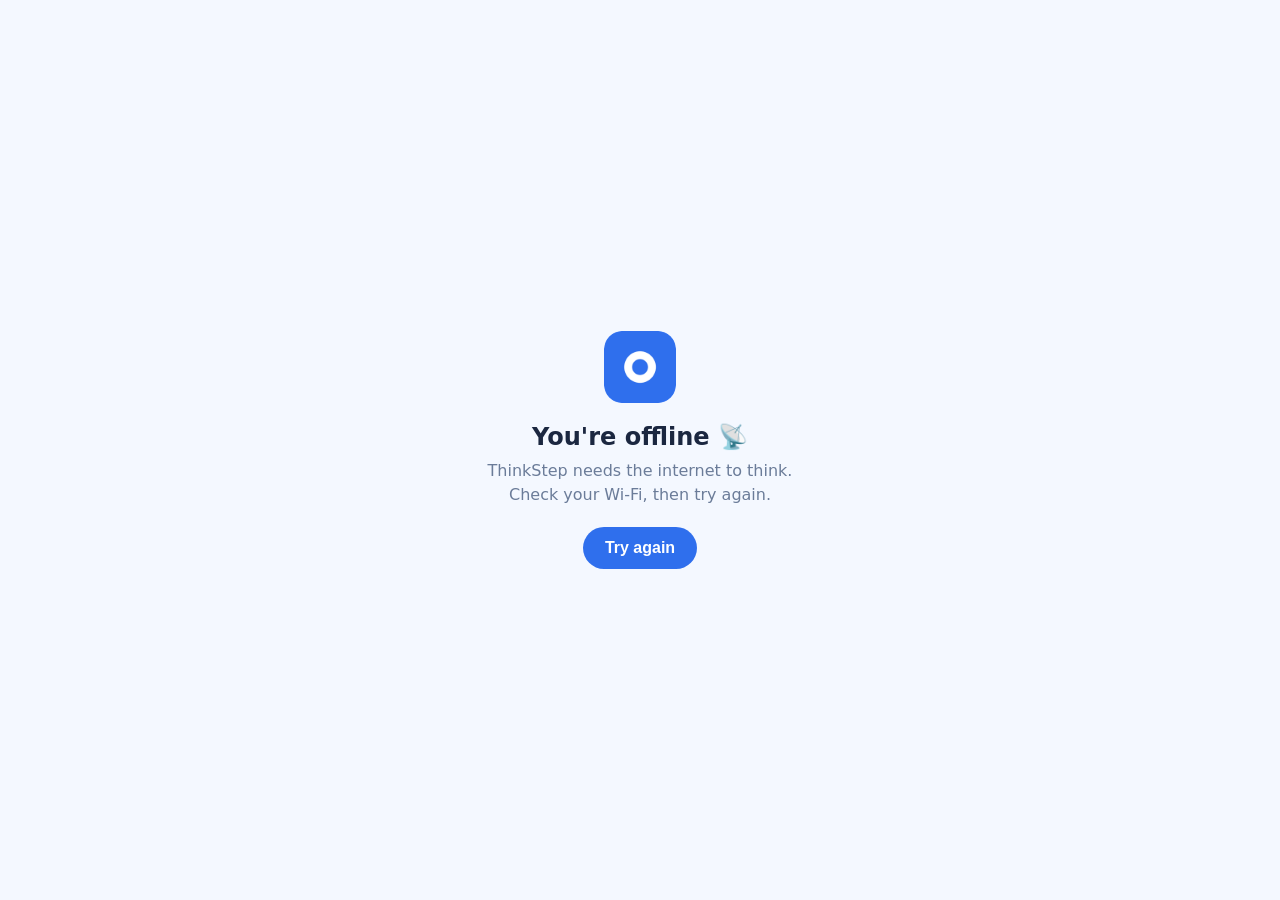
<file: static/offline.html>
<!DOCTYPE html>
<html lang="en">
<head>
<meta charset="UTF-8">
<meta name="viewport" content="width=device-width, initial-scale=1.0">
<meta name="theme-color" content="#2f6fed">
<title>ThinkStep: you're offline</title>
<style>
  body { margin: 0; min-height: 100vh; display: flex; align-items: center; justify-content: center;
         font-family: system-ui, -apple-system, "Segoe UI", sans-serif; background: #f4f8ff; color: #1b2740;
         text-align: center; padding: 24px; box-sizing: border-box; }
  @media (prefers-color-scheme: dark) { body { background: #111a2e; color: #e2e8f5; } p { color: #94a3c0 !important; } }
  img { width: 72px; height: 72px; border-radius: 18px; }
  h1 { font-size: 24px; margin: 16px 0 8px; }
  p { color: #6b7c99; font-size: 16px; margin: 0 0 20px; line-height: 1.5; }
  button { background: #2f6fed; color: #fff; border: 0; border-radius: 999px; padding: 12px 22px;
           font-size: 16px; font-weight: 600; cursor: pointer; }
</style>
</head>
<body>
  <div>
    <img src="/static/icon-192.png" alt="">
    <h1>You're offline 📡</h1>
    <p>ThinkStep needs the internet to think.<br>Check your Wi-Fi, then try again.</p>
    <button type="button" onclick="location.reload()">Try again</button>
  </div>
</body>
</html>
</file>
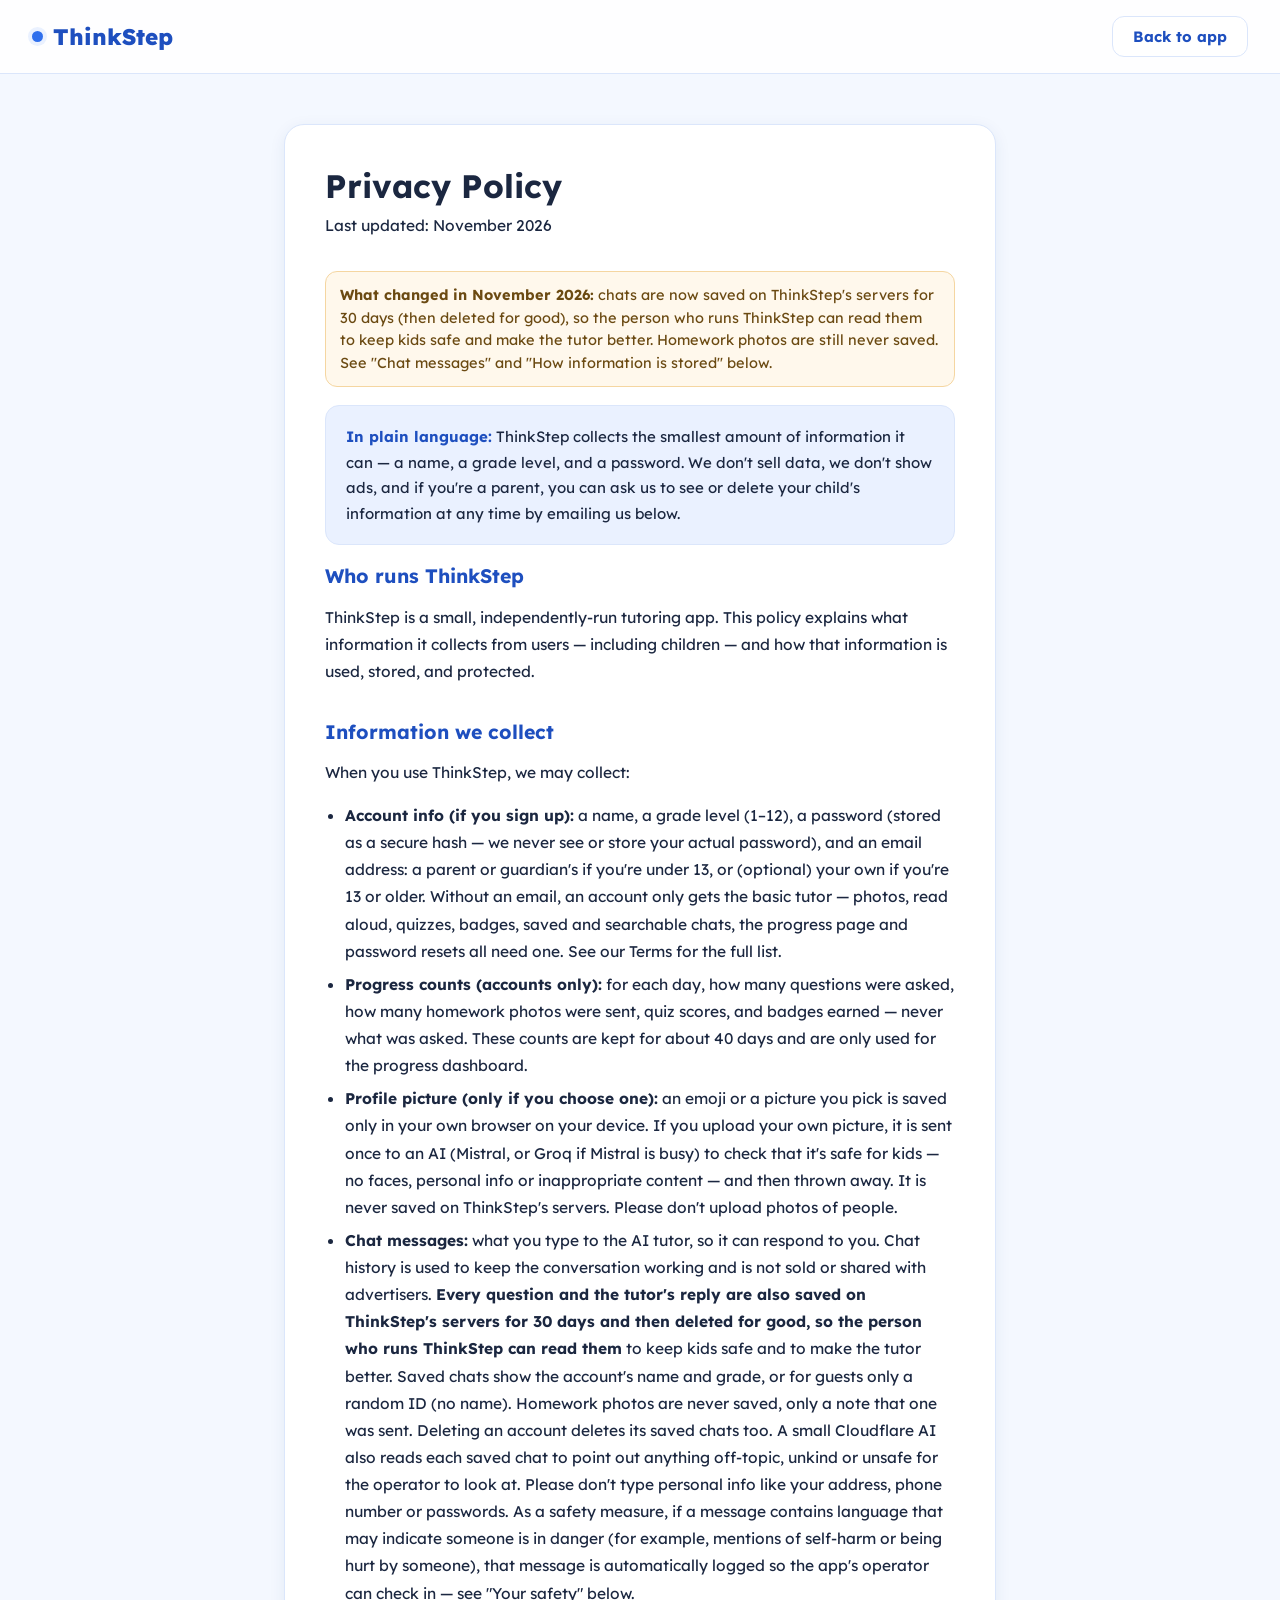
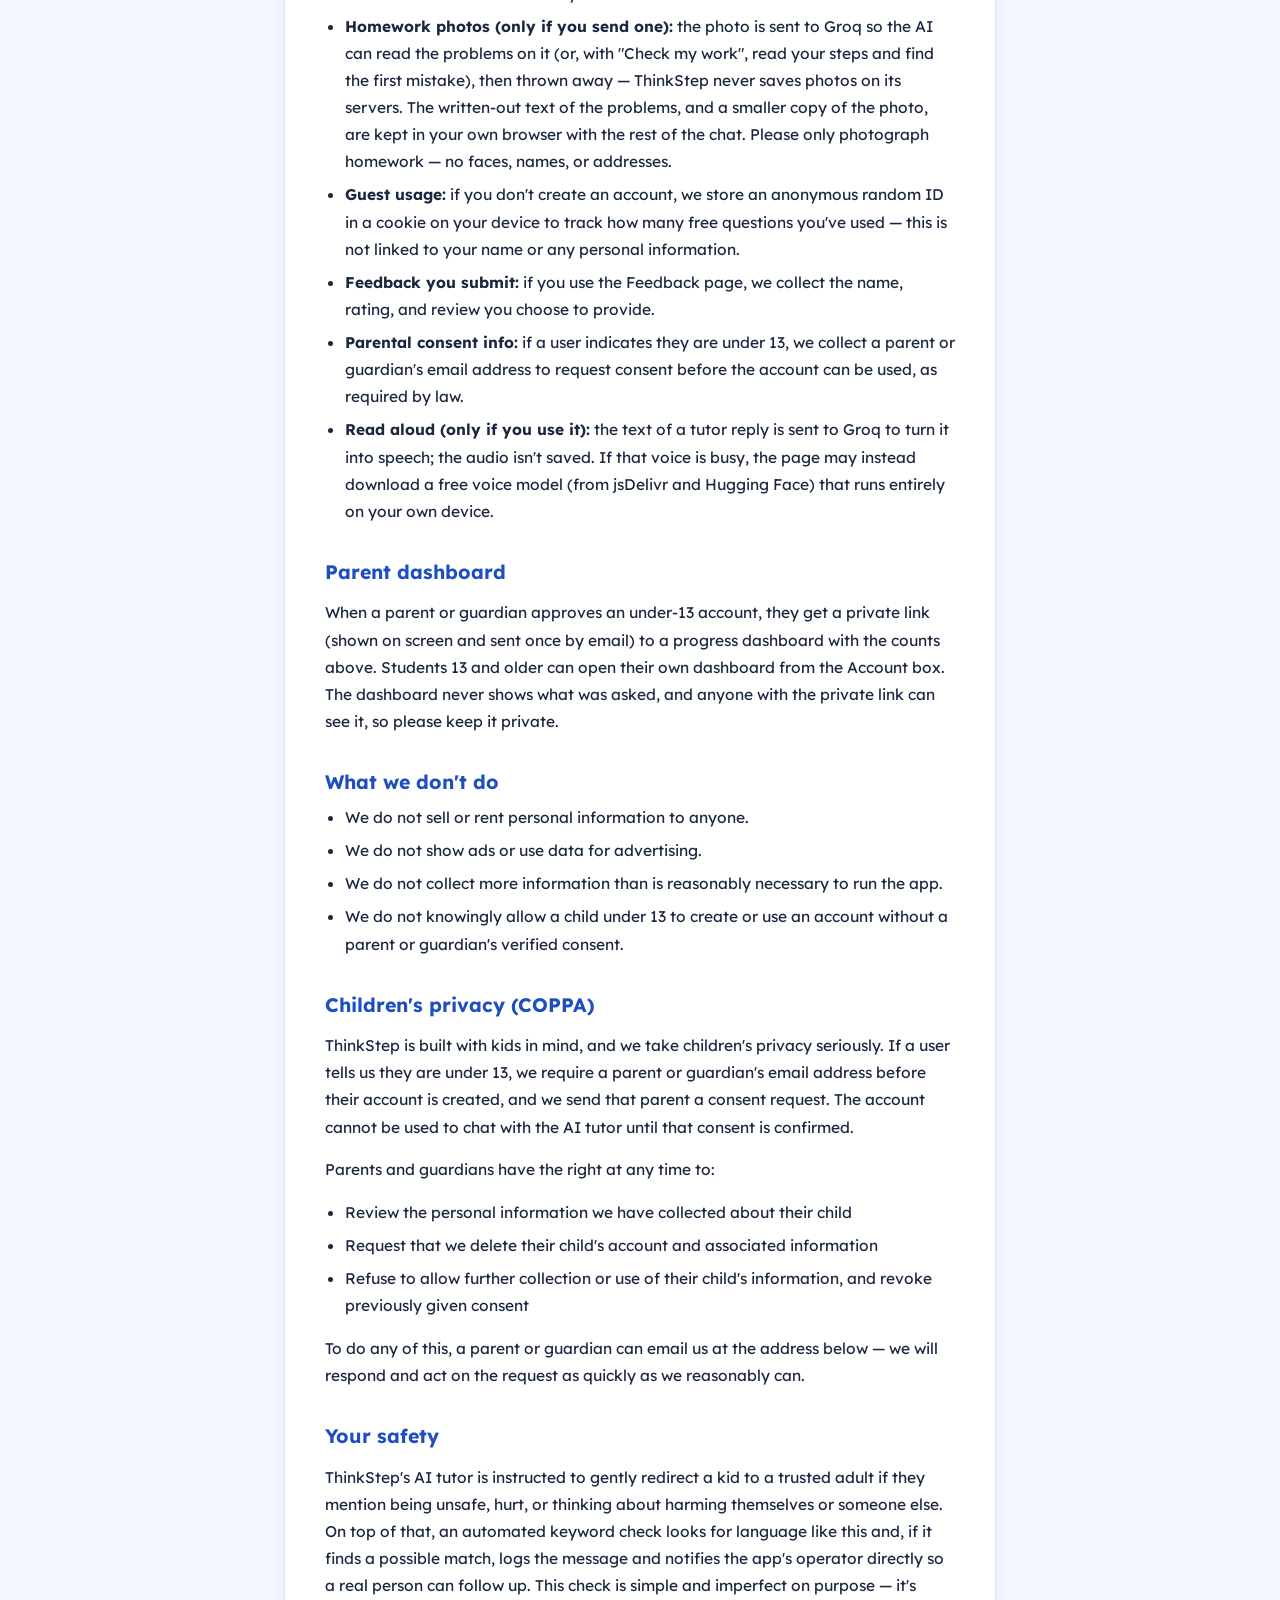
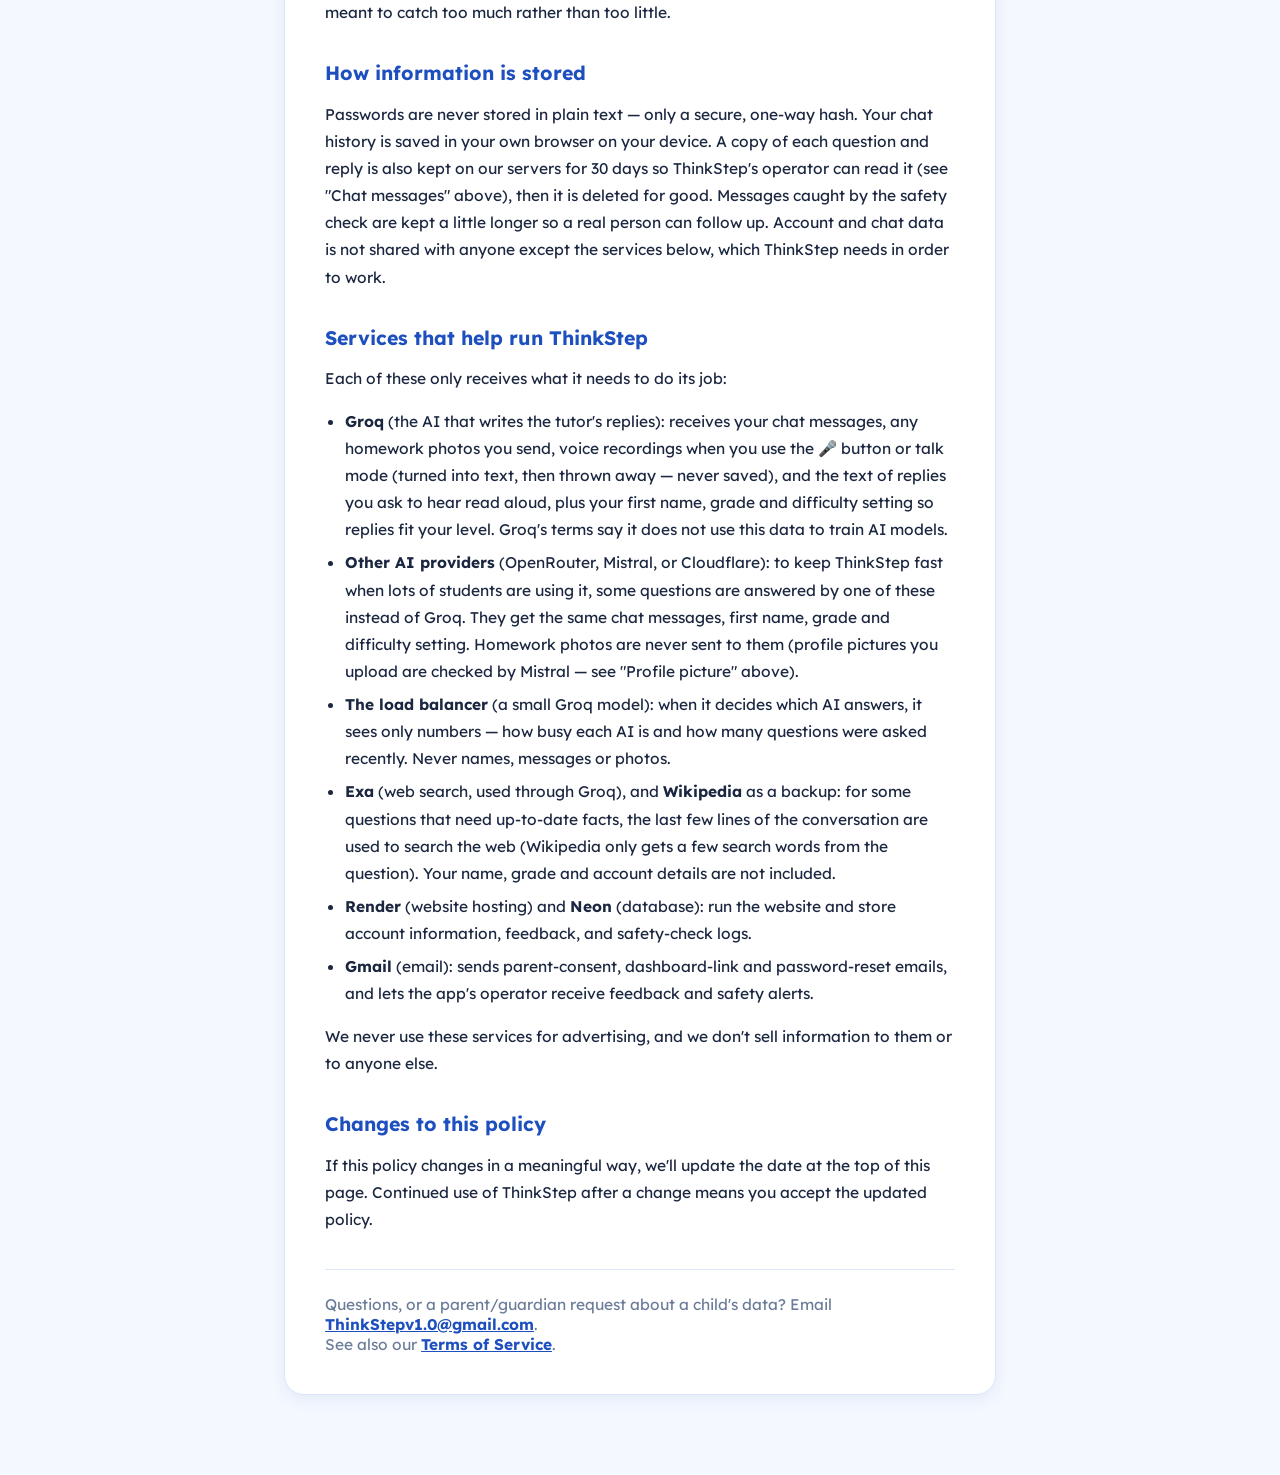
<file: static/privacy.html>
<!DOCTYPE html>
<html lang="en">
<head>
<meta charset="UTF-8">
<meta name="viewport" content="width=device-width, initial-scale=1.0, viewport-fit=cover">
<link rel="canonical" href="https://thinkstepofficial.github.io/thinkstep-tutor/privacy.html">
<title>Privacy Policy — ThinkStep</title>
<link rel="icon" type="image/svg+xml" href="/static/favicon.svg">
<link rel="icon" type="image/png" href="/static/favicon.png">
<link rel="preload" href="/static/fonts/lexend-latin-wght-normal.woff2" as="font" type="font/woff2" crossorigin>
<link rel="stylesheet" href="/static/fonts/lexend.css">
<style>
  button, input, textarea, select { font-family: inherit; } /* lexend */
  :root {
    --bg: #f4f8ff;
    --card: #ffffff;
    --primary: #2f6fed;
    --primary-dark: #1e4fbf;
    --primary-light: #eaf1ff;
    --text: #1b2740;
    --muted: #6b7c99;
    --border: #dbe6fb;
    --shadow-sm: 0 1px 2px rgba(30, 60, 130, 0.06);
    --shadow-md: 0 4px 16px rgba(30, 60, 130, 0.08);
    --ease: cubic-bezier(.4,0,.2,1);
  }
  * { box-sizing: border-box; }
  body {
    margin: 0;
    font-family: 'Lexend Variable', 'Segoe UI', system-ui, sans-serif;
    background: var(--bg);
    color: var(--text);
    -webkit-font-smoothing: antialiased;
  }
  a { color: var(--primary-dark); }

  nav {
    position: sticky;
    top: 0;
    z-index: 20;
    display: flex;
    align-items: center;
    justify-content: space-between;
    padding: 16px 32px;
    background: rgba(255,255,255,0.85);
    backdrop-filter: blur(8px);
    border-bottom: 1px solid var(--border);
  }
  .brand {
    display: flex;
    align-items: center;
    gap: 10px;
    font-weight: 800;
    font-size: 22.5px;
    color: var(--primary-dark);
    text-decoration: none;
  }
  .brand span.dot {
    width: 11px;
    height: 11px;
    border-radius: 50%;
    background: var(--primary);
    box-shadow: 0 0 0 4px var(--primary-light);
  }
  .btn-ghost {
    display: inline-flex;
    align-items: center;
    padding: 10px 20px;
    border-radius: 12px;
    font-weight: 700;
    font-size: 15px;
    text-decoration: none;
    background: white;
    color: var(--primary-dark);
    border: 1px solid var(--border);
    transition: background .15s var(--ease);
  }
  .btn-ghost:hover { background: var(--primary-light); }

  main {
    max-width: 760px;
    margin: 0 auto;
    padding: 50px 24px 80px;
  }
  .doc-card {
    background: var(--card);
    border: 1px solid var(--border);
    border-radius: 20px;
    padding: 40px 40px;
    box-shadow: var(--shadow-md);
  }
  .doc-card h1 {
    font-size: 32.5px;
    margin: 0 0 6px;
  }
  .updated {
    color: var(--muted);
    font-size: 14px;
    margin: 0 0 32px;
  }
  .doc-card h2 {
    font-size: 19.5px;
    color: var(--primary-dark);
    margin: 34px 0 10px;
  }
  .doc-card h2:first-of-type { margin-top: 0; }
  .doc-card p, .doc-card li {
    font-size: 15.5px;
    line-height: 1.75;
    color: var(--text);
  }
  .doc-card ul { padding-left: 20px; margin: 10px 0; }
  .doc-card li { margin-bottom: 6px; }
  .callout {
    background: var(--primary-light);
    border: 1px solid var(--border);
    border-radius: 14px;
    padding: 18px 20px;
    margin: 18px 0;
    font-size: 15px;
    line-height: 1.7;
  }
  .callout strong { color: var(--primary-dark); }
  .contact-box {
    margin-top: 36px;
    padding-top: 24px;
    border-top: 1px solid var(--border);
    font-size: 15.5px;
    color: var(--muted);
  }
  .contact-box a { font-weight: 700; }

  @media (max-width: 560px) {
    nav { padding: 14px 16px; }
    main { padding: 30px 14px 60px; }
    .doc-card { padding: 26px 22px; }
  }
</style>
</head>
<body>

<nav>
  <a href="/" class="brand"><span class="dot"></span>ThinkStep</a>
  <a href="/app" class="btn-ghost">Back to app</a>
</nav>

<main>
  <div class="doc-card">
    <h1>Privacy Policy</h1>
    <p class="updated">Last updated: November 2026</p>
    <div style="margin:12px 0 18px;padding:12px 14px;border-radius:12px;background:#fff8ec;border:1px solid #f5d6a1;color:#6b4a12;font-size:14.5px;line-height:1.55;">
      <strong>What changed in November 2026:</strong> chats are now saved on ThinkStep's servers for 30 days
      (then deleted for good), so the person who runs ThinkStep can read them to keep kids safe and make the
      tutor better. Homework photos are still never saved. See "Chat messages" and "How information is stored" below.
    </div>

    <div class="callout">
      <strong>In plain language:</strong> ThinkStep collects the smallest amount of
      information it can — a name, a grade level, and a password. We don't sell
      data, we don't show ads, and if you're a parent, you can ask us to see or
      delete your child's information at any time by emailing us below.
    </div>

    <h2>Who runs ThinkStep</h2>
    <p>
      ThinkStep is a small, independently-run tutoring app. This policy explains
      what information it collects from users — including children — and how that
      information is used, stored, and protected.
    </p>

    <h2>Information we collect</h2>
    <p>When you use ThinkStep, we may collect:</p>
    <ul>
      <li><strong>Account info (if you sign up):</strong> a name, a grade level (1–12), a password (stored as a secure hash — we never see or store your actual password), and an email address: a parent or guardian's if you're under 13, or (optional) your own if you're 13 or older. Without an email, an account only gets the basic tutor — photos, read aloud, quizzes, badges, saved and searchable chats, the progress page and password resets all need one. See our Terms for the full list.</li>
      <li><strong>Progress counts (accounts only):</strong> for each day, how many questions were asked, how many homework photos were sent, quiz scores, and badges earned — never what was asked. These counts are kept for about 40 days and are only used for the progress dashboard.</li>
      <li><strong>Profile picture (only if you choose one):</strong> an emoji or a picture you pick is saved only in your own browser on your device. If you upload your own picture, it is sent once to an AI (Mistral, or Groq if Mistral is busy) to check that it's safe for kids — no faces, personal info or inappropriate content — and then thrown away. It is never saved on ThinkStep's servers. Please don't upload photos of people.</li>
      <li><strong>Chat messages:</strong> what you type to the AI tutor, so it can respond to you. Chat history is used to keep the conversation working and is not sold or shared with advertisers. <strong>Every question and the tutor's reply are also saved on ThinkStep's servers for 30 days and then deleted for good, so the person who runs ThinkStep can read them</strong> to keep kids safe and to make the tutor better. Saved chats show the account's name and grade, or for guests only a random ID (no name). Homework photos are never saved, only a note that one was sent. Deleting an account deletes its saved chats too. A small Cloudflare AI also reads each saved chat to point out anything off-topic, unkind or unsafe for the operator to look at. Please don't type personal info like your address, phone number or passwords. As a safety measure, if a message contains language that may indicate someone is in danger (for example, mentions of self-harm or being hurt by someone), that message is automatically logged so the app's operator can check in — see "Your safety" below.</li>
      <li><strong>Homework photos (only if you send one):</strong> the photo is sent to Groq so the AI can read the problems on it (or, with "Check my work", read your steps and find the first mistake), then thrown away — ThinkStep never saves photos on its servers. The written-out text of the problems, and a smaller copy of the photo, are kept in your own browser with the rest of the chat. Please only photograph homework — no faces, names, or addresses.</li>
      <li><strong>Guest usage:</strong> if you don't create an account, we store an anonymous random ID in a cookie on your device to track how many free questions you've used — this is not linked to your name or any personal information.</li>
      <li><strong>Feedback you submit:</strong> if you use the Feedback page, we collect the name, rating, and review you choose to provide.</li>
      <li><strong>Parental consent info:</strong> if a user indicates they are under 13, we collect a parent or guardian's email address to request consent before the account can be used, as required by law.</li>
      <li><strong>Read aloud (only if you use it):</strong> the text of a tutor reply is sent to Groq to turn it into speech; the audio isn't saved. If that voice is busy, the page may instead download a free voice model (from jsDelivr and Hugging Face) that runs entirely on your own device.</li>
    </ul>

    <h2>Parent dashboard</h2>
    <p>
      When a parent or guardian approves an under-13 account, they get a
      private link (shown on screen and sent once by email) to a progress
      dashboard with the counts above. Students 13 and older can open their
      own dashboard from the Account box. The dashboard never shows what was
      asked, and anyone with the private link can see it, so please keep it
      private.
    </p>

    <h2>What we don't do</h2>
    <ul>
      <li>We do not sell or rent personal information to anyone.</li>
      <li>We do not show ads or use data for advertising.</li>
      <li>We do not collect more information than is reasonably necessary to run the app.</li>
      <li>We do not knowingly allow a child under 13 to create or use an account without a parent or guardian's verified consent.</li>
    </ul>

    <h2>Children's privacy (COPPA)</h2>
    <p>
      ThinkStep is built with kids in mind, and we take children's privacy seriously.
      If a user tells us they are under 13, we require a parent or guardian's email
      address before their account is created, and we send that parent a consent
      request. The account cannot be used to chat with the AI tutor until that
      consent is confirmed.
    </p>
    <p>
      Parents and guardians have the right at any time to:
    </p>
    <ul>
      <li>Review the personal information we have collected about their child</li>
      <li>Request that we delete their child's account and associated information</li>
      <li>Refuse to allow further collection or use of their child's information, and revoke previously given consent</li>
    </ul>
    <p>
      To do any of this, a parent or guardian can email us at the address below —
      we will respond and act on the request as quickly as we reasonably can.
    </p>

    <h2>Your safety</h2>
    <p>
      ThinkStep's AI tutor is instructed to gently redirect a kid to a trusted
      adult if they mention being unsafe, hurt, or thinking about harming
      themselves or someone else. On top of that, an automated keyword check
      looks for language like this and, if it finds a possible match, logs
      the message and notifies the app's operator directly so a real person
      can follow up. This check is simple and imperfect on purpose — it's
      meant to catch too much rather than too little.
    </p>

    <h2>How information is stored</h2>
    <p>
      Passwords are never stored in plain text — only a secure, one-way hash.
      Your chat history is saved in your own browser on your device. A copy of
      each question and reply is also kept on our servers for 30 days so
      ThinkStep's operator can read it (see "Chat messages" above), then it is
      deleted for good. Messages caught by the safety check are kept a little longer
      so a real person can follow up.
      Account and chat data is not shared with anyone except the services below,
      which ThinkStep needs in order to work.
    </p>

    <h2>Services that help run ThinkStep</h2>
    <p>Each of these only receives what it needs to do its job:</p>
    <ul>
      <li><strong>Groq</strong> (the AI that writes the tutor's replies): receives
        your chat messages, any homework photos you send, voice recordings when you use the 🎤 button or talk mode (turned into text, then thrown away — never saved), and the text of replies you ask to hear read aloud, plus your first name,
        grade and difficulty setting so replies fit your level. Groq's terms say it does not use this data to
        train AI models.</li>
      <li><strong>Other AI providers</strong> (OpenRouter, Mistral, or Cloudflare): to keep ThinkStep fast
        when lots of students are using it, some questions are answered by one of these instead of Groq. They get
        the same chat messages, first name, grade and difficulty setting. Homework photos are never sent to them
        (profile pictures you upload are checked by Mistral — see "Profile picture" above).</li>
      <li><strong>The load balancer</strong> (a small Groq model): when it decides which AI answers, it sees only numbers — how busy each AI is and how many
        questions were asked recently. Never names, messages or photos.</li>
      <li><strong>Exa</strong> (web search, used through Groq), and <strong>Wikipedia</strong> as a backup: for some questions
        that need up-to-date facts, the last few lines of the conversation are
        used to search the web (Wikipedia only gets a few search words from the question). Your name, grade and account details are not
        included.</li>
      <li><strong>Render</strong> (website hosting) and <strong>Neon</strong>
        (database): run the website and store account information, feedback,
        and safety-check logs.</li>
      <li><strong>Gmail</strong> (email): sends parent-consent, dashboard-link
        and password-reset emails, and lets the app's operator receive feedback and safety alerts.</li>
    </ul>
    <p>We never use these services for advertising, and we don't sell
      information to them or to anyone else.</p>

    <h2>Changes to this policy</h2>
    <p>
      If this policy changes in a meaningful way, we'll update the date at the top
      of this page. Continued use of ThinkStep after a change means you accept the
      updated policy.
    </p>

    <div class="contact-box">
      Questions, or a parent/guardian request about a child's data?
      Email <a href="mailto:ThinkStepv1.0@gmail.com">ThinkStepv1.0@gmail.com</a>.
      <br>See also our <a href="/terms">Terms of Service</a>.
    </div>
  </div>
</main>

</body>
</html>
</file>
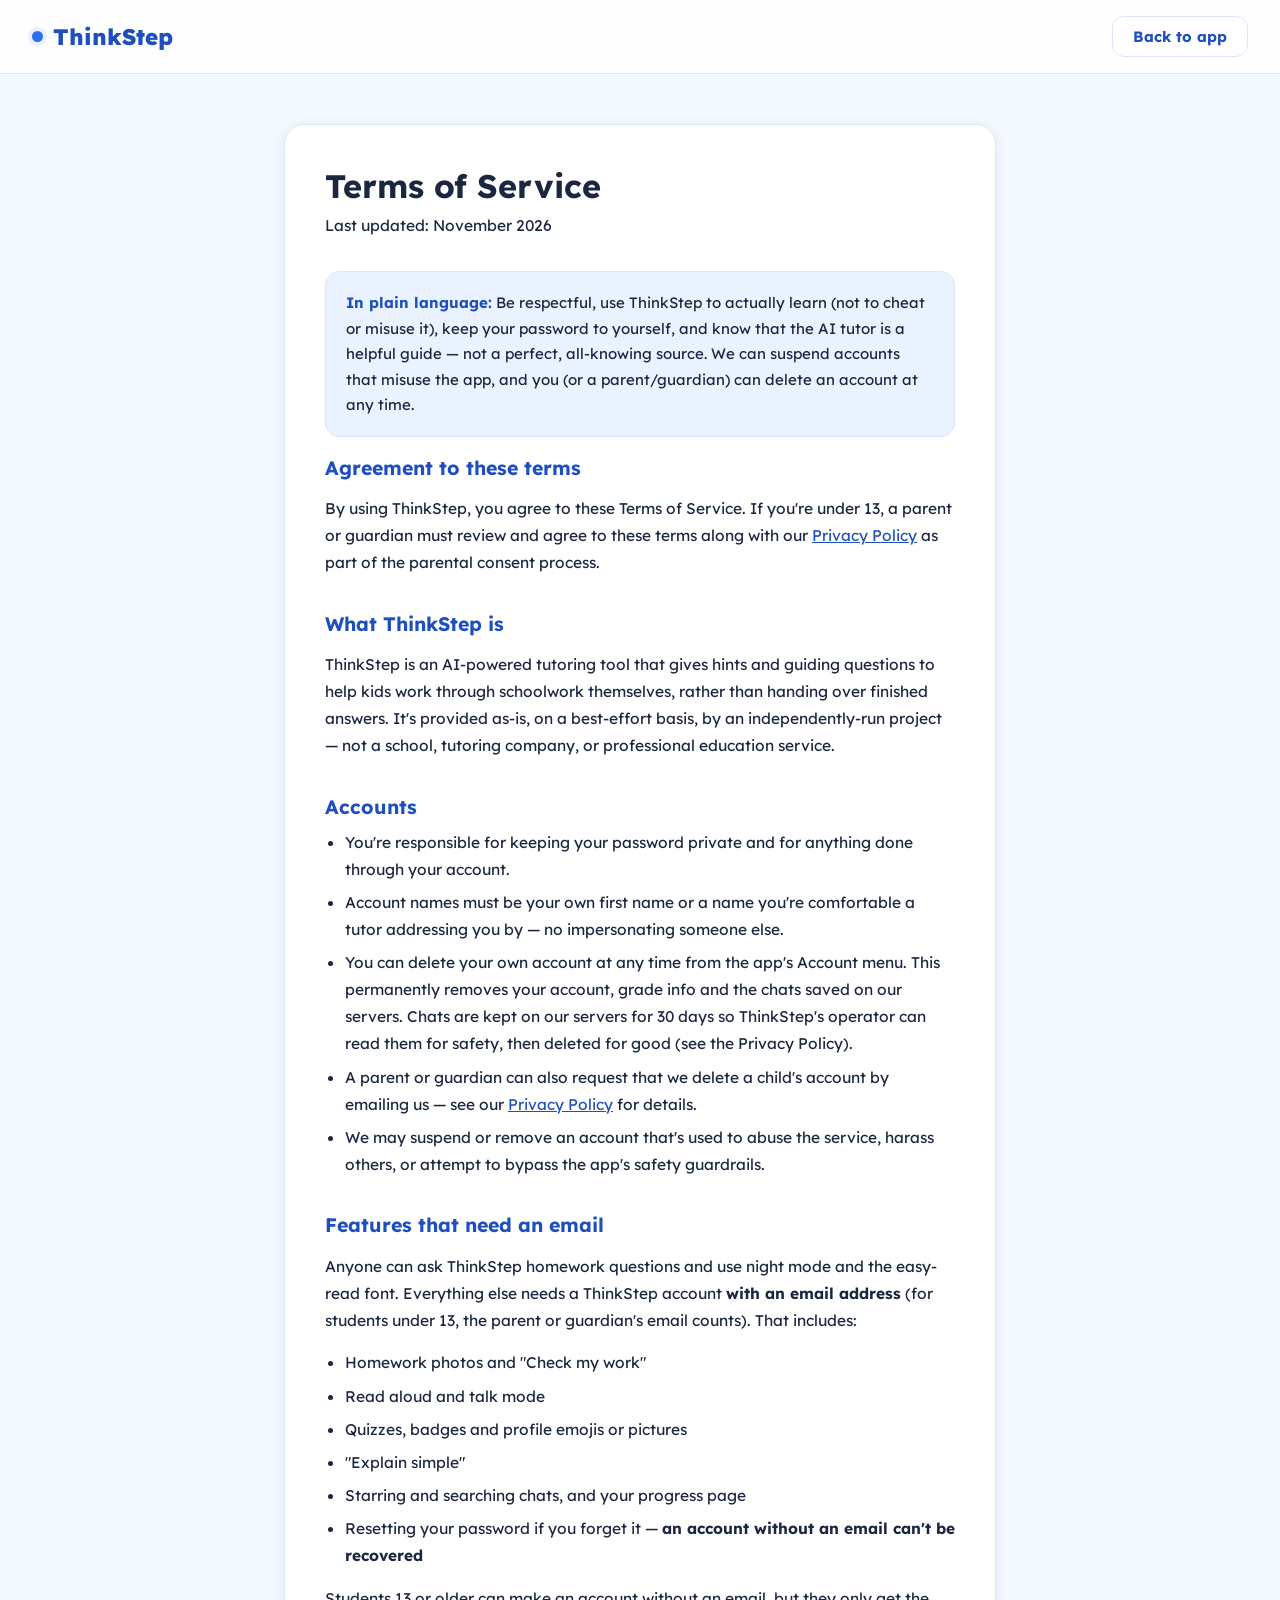
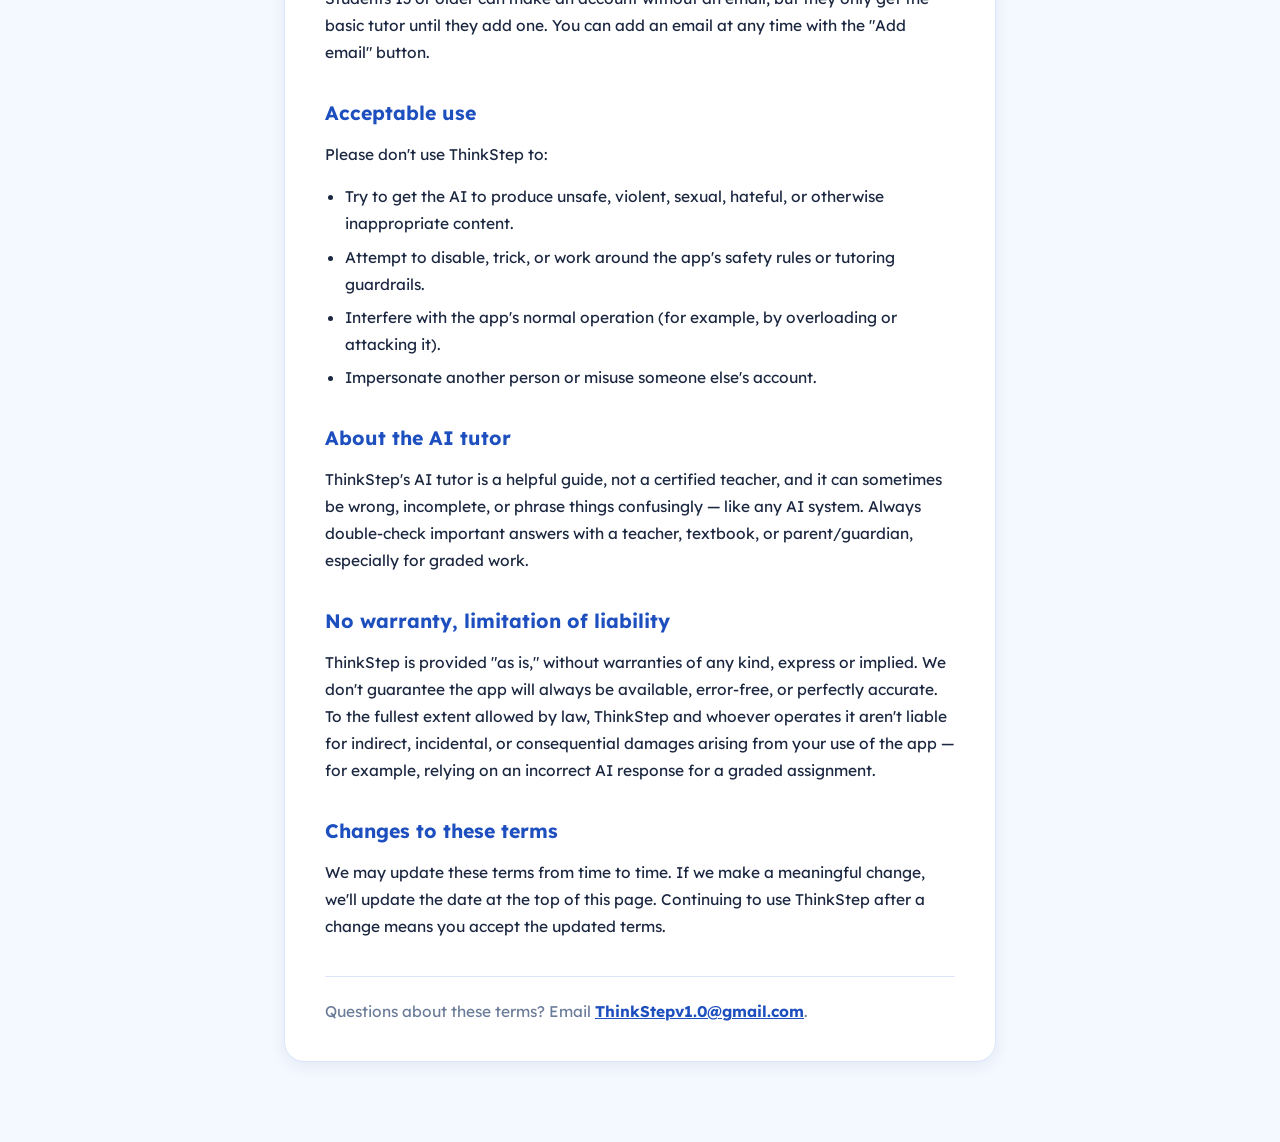
<file: static/terms.html>
<!DOCTYPE html>
<html lang="en">
<head>
<meta charset="UTF-8">
<meta name="viewport" content="width=device-width, initial-scale=1.0, viewport-fit=cover">
<link rel="canonical" href="https://thinkstepofficial.github.io/thinkstep-tutor/terms.html">
<title>Terms of Service — ThinkStep</title>
<link rel="icon" type="image/svg+xml" href="/static/favicon.svg">
<link rel="icon" type="image/png" href="/static/favicon.png">
<link rel="preload" href="/static/fonts/lexend-latin-wght-normal.woff2" as="font" type="font/woff2" crossorigin>
<link rel="stylesheet" href="/static/fonts/lexend.css">
<style>
  button, input, textarea, select { font-family: inherit; } /* lexend */
  :root {
    --bg: #f4f8ff;
    --card: #ffffff;
    --primary: #2f6fed;
    --primary-dark: #1e4fbf;
    --primary-light: #eaf1ff;
    --text: #1b2740;
    --muted: #6b7c99;
    --border: #dbe6fb;
    --shadow-sm: 0 1px 2px rgba(30, 60, 130, 0.06);
    --shadow-md: 0 4px 16px rgba(30, 60, 130, 0.08);
    --ease: cubic-bezier(.4,0,.2,1);
  }
  * { box-sizing: border-box; }
  body {
    margin: 0;
    font-family: 'Lexend Variable', 'Segoe UI', system-ui, sans-serif;
    background: var(--bg);
    color: var(--text);
    -webkit-font-smoothing: antialiased;
  }
  a { color: var(--primary-dark); }

  nav {
    position: sticky;
    top: 0;
    z-index: 20;
    display: flex;
    align-items: center;
    justify-content: space-between;
    padding: 16px 32px;
    background: rgba(255,255,255,0.85);
    backdrop-filter: blur(8px);
    border-bottom: 1px solid var(--border);
  }
  .brand {
    display: flex;
    align-items: center;
    gap: 10px;
    font-weight: 800;
    font-size: 22.5px;
    color: var(--primary-dark);
    text-decoration: none;
  }
  .brand span.dot {
    width: 11px;
    height: 11px;
    border-radius: 50%;
    background: var(--primary);
    box-shadow: 0 0 0 4px var(--primary-light);
  }
  .btn-ghost {
    display: inline-flex;
    align-items: center;
    padding: 10px 20px;
    border-radius: 12px;
    font-weight: 700;
    font-size: 15px;
    text-decoration: none;
    background: white;
    color: var(--primary-dark);
    border: 1px solid var(--border);
    transition: background .15s var(--ease);
  }
  .btn-ghost:hover { background: var(--primary-light); }

  main {
    max-width: 760px;
    margin: 0 auto;
    padding: 50px 24px 80px;
  }
  .doc-card {
    background: var(--card);
    border: 1px solid var(--border);
    border-radius: 20px;
    padding: 40px 40px;
    box-shadow: var(--shadow-md);
  }
  .doc-card h1 {
    font-size: 32.5px;
    margin: 0 0 6px;
  }
  .updated {
    color: var(--muted);
    font-size: 14px;
    margin: 0 0 32px;
  }
  .doc-card h2 {
    font-size: 19.5px;
    color: var(--primary-dark);
    margin: 34px 0 10px;
  }
  .doc-card h2:first-of-type { margin-top: 0; }
  .doc-card p, .doc-card li {
    font-size: 15.5px;
    line-height: 1.75;
    color: var(--text);
  }
  .doc-card ul { padding-left: 20px; margin: 10px 0; }
  .doc-card li { margin-bottom: 6px; }
  .callout {
    background: var(--primary-light);
    border: 1px solid var(--border);
    border-radius: 14px;
    padding: 18px 20px;
    margin: 18px 0;
    font-size: 15px;
    line-height: 1.7;
  }
  .callout strong { color: var(--primary-dark); }
  .contact-box {
    margin-top: 36px;
    padding-top: 24px;
    border-top: 1px solid var(--border);
    font-size: 15.5px;
    color: var(--muted);
  }
  .contact-box a { font-weight: 700; }

  @media (max-width: 560px) {
    nav { padding: 14px 16px; }
    main { padding: 30px 14px 60px; }
    .doc-card { padding: 26px 22px; }
  }
</style>
</head>
<body>

<nav>
  <a href="/" class="brand"><span class="dot"></span>ThinkStep</a>
  <a href="/app" class="btn-ghost">Back to app</a>
</nav>

<main>
  <div class="doc-card">
    <h1>Terms of Service</h1>
    <p class="updated">Last updated: November 2026</p>

    <div class="callout">
      <strong>In plain language:</strong> Be respectful, use ThinkStep to actually
      learn (not to cheat or misuse it), keep your password to yourself, and know
      that the AI tutor is a helpful guide — not a perfect, all-knowing source. We
      can suspend accounts that misuse the app, and you (or a parent/guardian) can
      delete an account at any time.
    </div>

    <h2>Agreement to these terms</h2>
    <p>
      By using ThinkStep, you agree to these Terms of Service. If you're under 13,
      a parent or guardian must review and agree to these terms along with our
      <a href="/privacy">Privacy Policy</a> as part of the parental consent process.
    </p>

    <h2>What ThinkStep is</h2>
    <p>
      ThinkStep is an AI-powered tutoring tool that gives hints and guiding
      questions to help kids work through schoolwork themselves, rather than
      handing over finished answers. It's provided as-is, on a best-effort basis,
      by an independently-run project — not a school, tutoring company, or
      professional education service.
    </p>

    <h2>Accounts</h2>
    <ul>
      <li>You're responsible for keeping your password private and for anything done through your account.</li>
      <li>Account names must be your own first name or a name you're comfortable a tutor addressing you by — no impersonating someone else.</li>
      <li>You can delete your own account at any time from the app's Account menu. This permanently removes your account, grade info and the chats saved on our servers. Chats are kept on our servers for 30 days so ThinkStep's operator can read them for safety, then deleted for good (see the Privacy Policy).</li>
      <li>A parent or guardian can also request that we delete a child's account by emailing us — see our <a href="/privacy">Privacy Policy</a> for details.</li>
      <li>We may suspend or remove an account that's used to abuse the service, harass others, or attempt to bypass the app's safety guardrails.</li>
    </ul>

    <h2>Features that need an email</h2>
    <p>Anyone can ask ThinkStep homework questions and use night mode and the easy-read font.
      Everything else needs a ThinkStep account <strong>with an email address</strong> (for students
      under 13, the parent or guardian's email counts). That includes:</p>
    <ul>
      <li>Homework photos and "Check my work"</li>
      <li>Read aloud and talk mode</li>
      <li>Quizzes, badges and profile emojis or pictures</li>
      <li>"Explain simple"</li>
      <li>Starring and searching chats, and your progress page</li>
      <li>Resetting your password if you forget it — <strong>an account without an email can't be recovered</strong></li>
    </ul>
    <p>Students 13 or older can make an account without an email, but they only get the basic tutor
      until they add one. You can add an email at any time with the "Add email" button.</p>

    <h2>Acceptable use</h2>
    <p>Please don't use ThinkStep to:</p>
    <ul>
      <li>Try to get the AI to produce unsafe, violent, sexual, hateful, or otherwise inappropriate content.</li>
      <li>Attempt to disable, trick, or work around the app's safety rules or tutoring guardrails.</li>
      <li>Interfere with the app's normal operation (for example, by overloading or attacking it).</li>
      <li>Impersonate another person or misuse someone else's account.</li>
    </ul>

    <h2>About the AI tutor</h2>
    <p>
      ThinkStep's AI tutor is a helpful guide, not a certified teacher, and it can
      sometimes be wrong, incomplete, or phrase things confusingly — like any AI
      system. Always double-check important answers with a teacher, textbook, or
      parent/guardian, especially for graded work.
    </p>

    <h2>No warranty, limitation of liability</h2>
    <p>
      ThinkStep is provided "as is," without warranties of any kind, express or
      implied. We don't guarantee the app will always be available, error-free, or
      perfectly accurate. To the fullest extent allowed by law, ThinkStep and
      whoever operates it aren't liable for indirect, incidental, or consequential
      damages arising from your use of the app — for example, relying on an
      incorrect AI response for a graded assignment.
    </p>

    <h2>Changes to these terms</h2>
    <p>
      We may update these terms from time to time. If we make a meaningful change,
      we'll update the date at the top of this page. Continuing to use ThinkStep
      after a change means you accept the updated terms.
    </p>

    <div class="contact-box">
      Questions about these terms? Email
      <a href="mailto:ThinkStepv1.0@gmail.com">ThinkStepv1.0@gmail.com</a>.
    </div>
  </div>
</main>

</body>
</html>
</file>
<file: static/fonts/lexend.css>
/* Lexend — a free font (SIL Open Font License, see LICENSE-Lexend-OFL.txt)
   designed to make reading easier. Stored on ThinkStep's own server instead
   of loaded from Google, so no outside company sees kids' visits. */
@font-face {
  font-family: 'Lexend Variable';
  font-style: normal;
  font-display: swap;
  font-weight: 100 900;
  src: url(lexend-latin-ext-wght-normal.woff2) format('woff2-variations'),
       url(lexend-latin-ext-wght-normal.woff2) format('woff2');
  unicode-range: U+0100-02BA,U+02BD-02C5,U+02C7-02CC,U+02CE-02D7,U+02DD-02FF,U+0304,U+0308,U+0329,U+1D00-1DBF,U+1E00-1E9F,U+1EF2-1EFF,U+2020,U+20A0-20AB,U+20AD-20C0,U+2113,U+2C60-2C7F,U+A720-A7FF;
}
@font-face {
  font-family: 'Lexend Variable';
  font-style: normal;
  font-display: swap;
  font-weight: 100 900;
  src: url(lexend-latin-wght-normal.woff2) format('woff2-variations'),
       url(lexend-latin-wght-normal.woff2) format('woff2');
  unicode-range: U+0000-00FF,U+0131,U+0152-0153,U+02BB-02BC,U+02C6,U+02DA,U+02DC,U+0304,U+0308,U+0329,U+2000-206F,U+20AC,U+2122,U+2191,U+2193,U+2212,U+2215,U+FEFF,U+FFFD;
}
</file>
